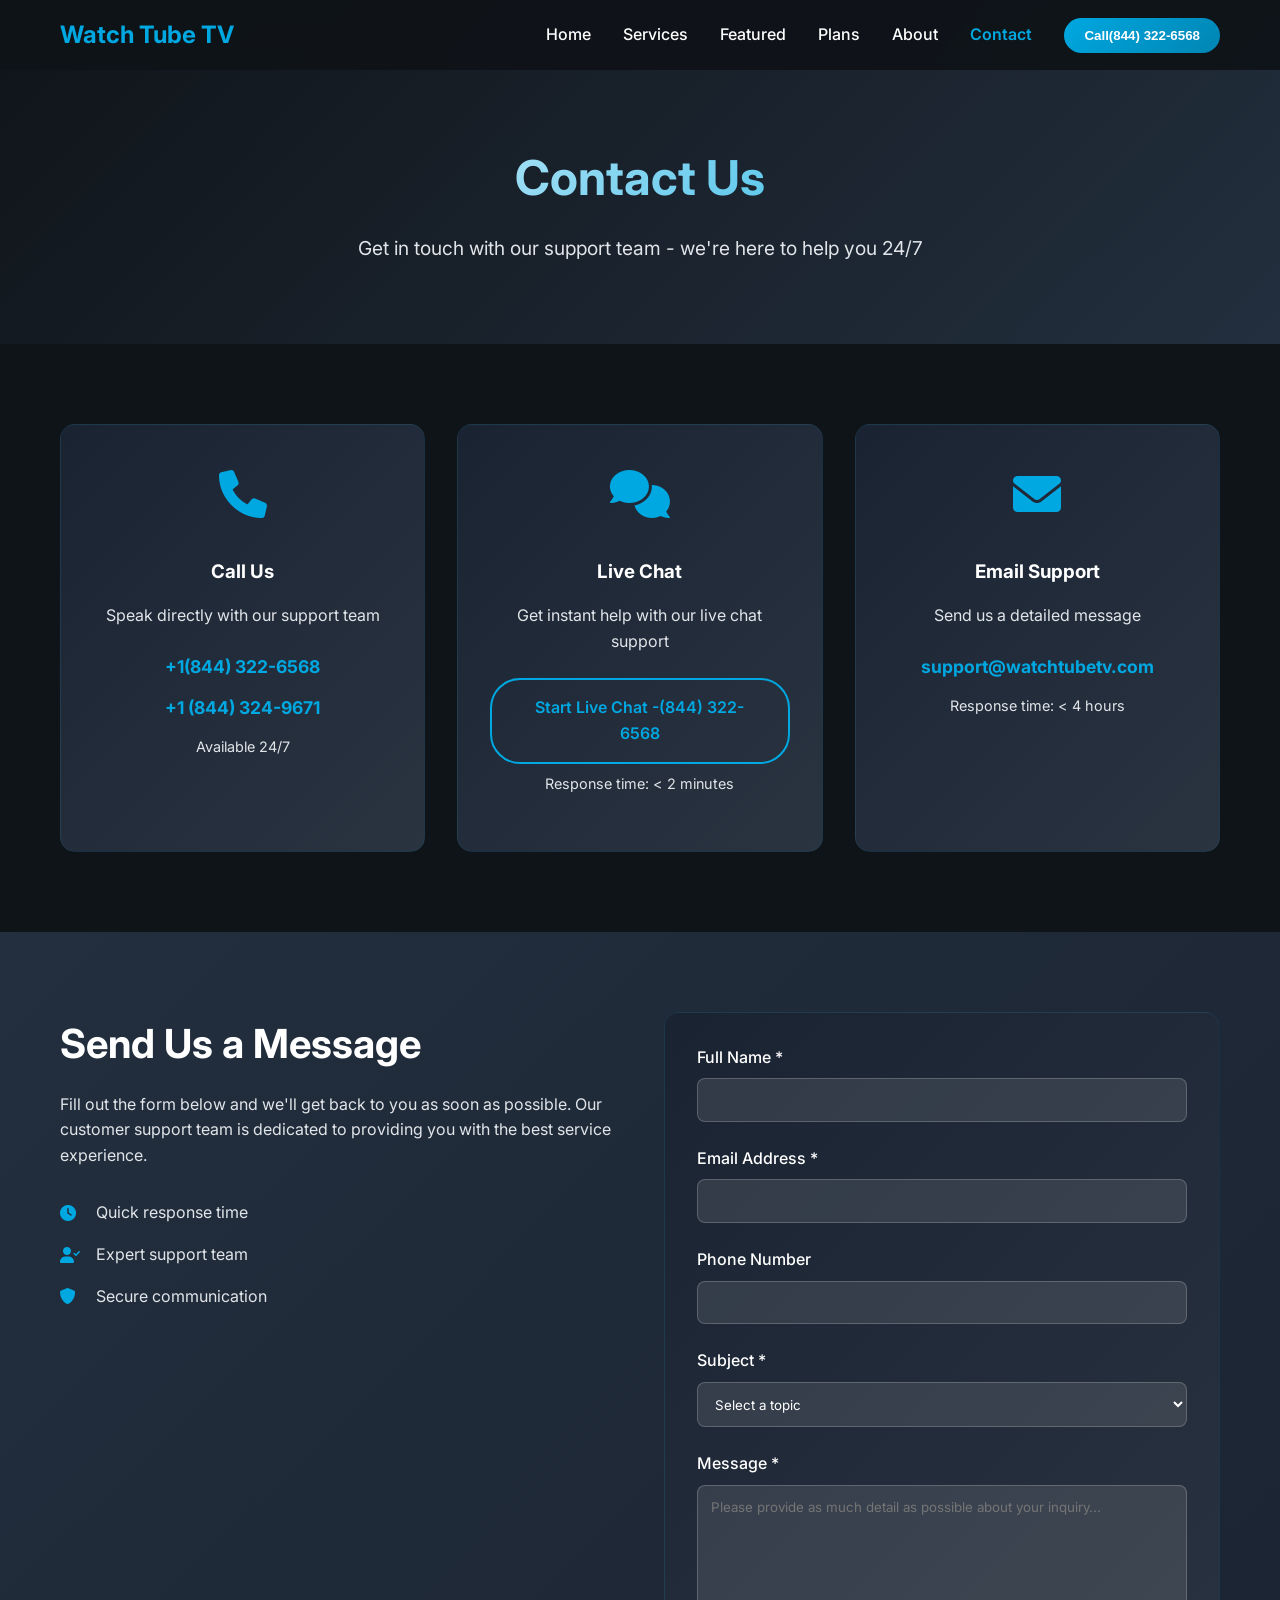
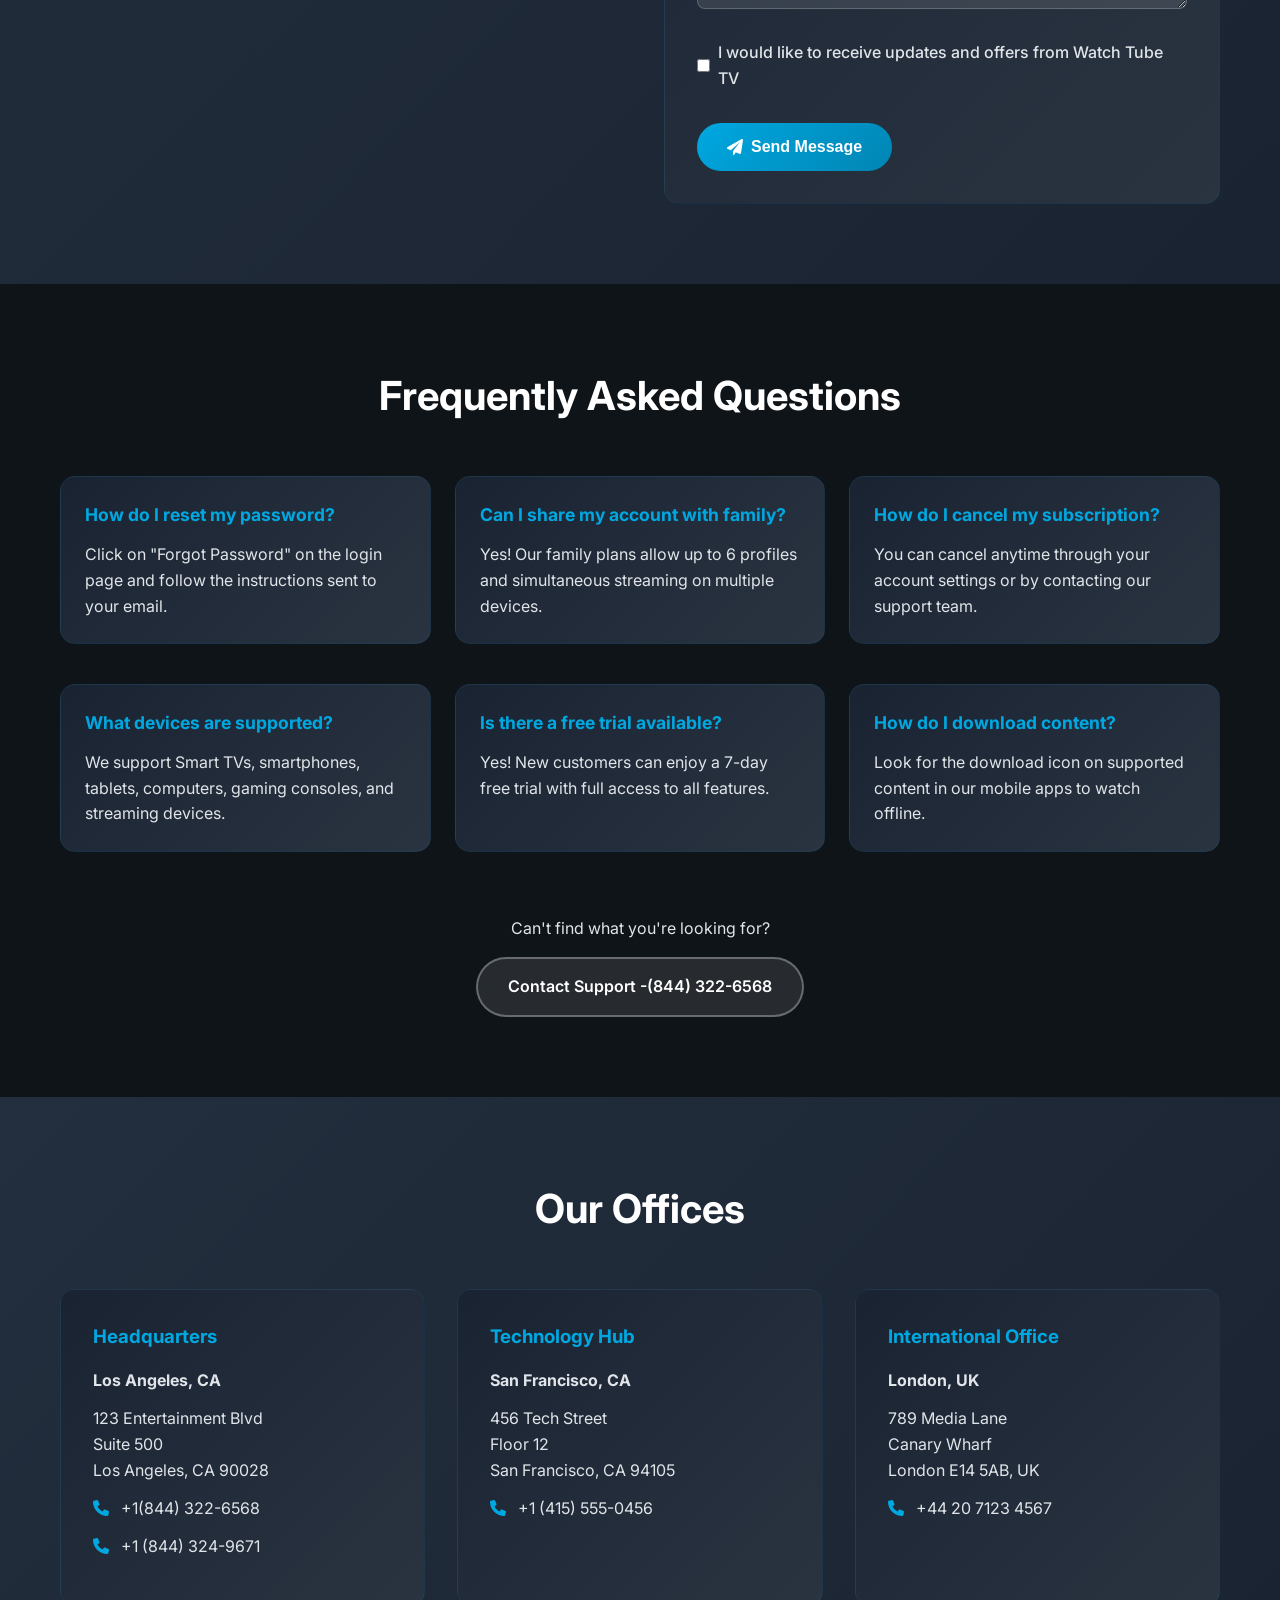
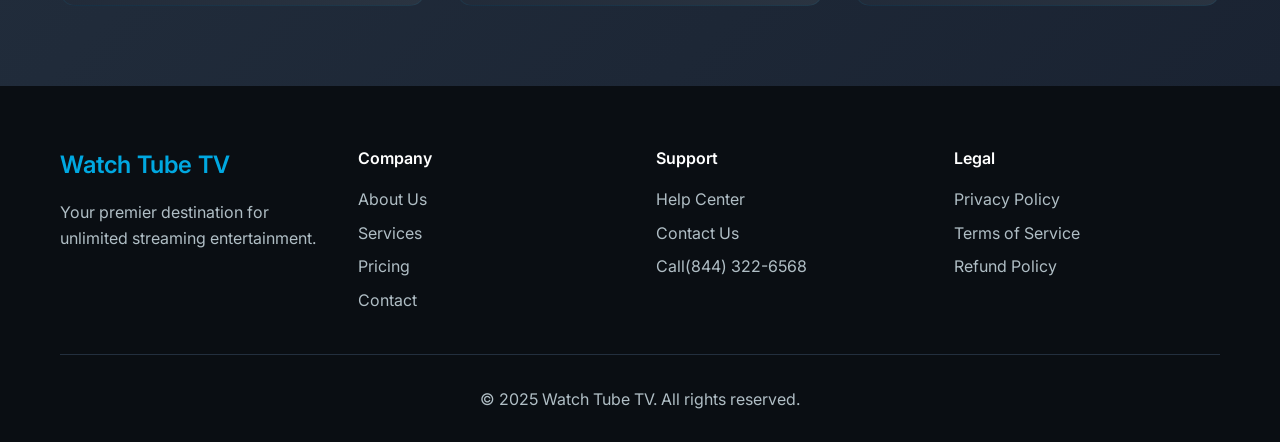
<file: contact.html>
<!DOCTYPE html>
<html lang="en">

<head>
    <meta charset="UTF-8">
    <meta name="viewport" content="width=device-width, initial-scale=1.0">
    <title>Contact Us - Watch Tube TV</title>
    <link rel="stylesheet" href="styles.css">
    <link href="https://fonts.googleapis.com/css2?family=Inter:wght@300;400;500;600;700&display=swap" rel="stylesheet">
    <link rel="stylesheet" href="https://cdnjs.cloudflare.com/ajax/libs/font-awesome/6.0.0/css/all.min.css">
</head>

<body>
    <!-- Navigation -->
    <nav class="navbar">
        <div class="nav-container">
            <div class="nav-logo">
                <h2>Watch Tube TV</h2>
            </div>
            <div class="nav-menu" id="nav-menu">
                <a href="index.html" class="nav-link">Home</a>
                <a href="service.html" class="nav-link">Services</a>
                <a href="featured.html" class="nav-link">Featured</a>
                <a href="index.html#plans" class="nav-link">Plans</a>
                <a href="about.html" class="nav-link">About</a>
                <a href="contact.html" class="nav-link active">Contact</a>
                <div class="nav-phone-buttons">
                    <a href="tel:+18882340668">
                        <button class="nav-btn">Call(844) 322-6568</button>
                    </a>
                 
                </div>
            </div>
            <div class="nav-toggle" id="nav-toggle">
                <span class="bar"></span>
                <span class="bar"></span>
                <span class="bar"></span>
            </div>
        </div>
    </nav>

    <!-- Page Header -->
    <section class="page-header">
        <div class="container">
            <div class="page-header-content">
                <h1>Contact Us</h1>
                <p>Get in touch with our support team - we're here to help you 24/7</p>
            </div>
        </div>
    </section>

    <!-- Contact Methods -->
    <section class="contact-methods">
        <div class="container">
            <div class="contact-grid">
                <div class="contact-card">
                    <div class="contact-icon">
                        <i class="fas fa-phone"></i>
                    </div>
                    <h3>Call Us</h3>
                    <p>Speak directly with our support team</p>
                    <div class="contact-info">
                        <a href="tel:+18882340668" class="contact-link">
                            <strong>+1(844) 322-6568</strong>
                        </a>
                        <a href="tel:+18443249671" class="contact-link">
                            <strong>+1 (844) 324-9671</strong>
                        </a>
                        <p class="contact-hours">Available 24/7</p>
                    </div>
                </div>

                <div class="contact-card">
                    <div class="contact-icon">
                        <i class="fas fa-comments"></i>
                    </div>
                    <h3>Live Chat</h3>
                    <p>Get instant help with our live chat support</p>
                    <div class="contact-info">
                        <a href="tel:+18882340668" class="btn btn-outline">Start Live Chat -(844) 322-6568</a>
                        <p class="contact-hours">Response time: < 2 minutes</p>
                    </div>
                </div>

                <div class="contact-card">
                    <div class="contact-icon">
                        <i class="fas fa-envelope"></i>
                    </div>
                    <h3>Email Support</h3>
                    <p>Send us a detailed message</p>
                    <div class="contact-info">
                        <a href="mailto:support@watchtubetv.com" class="contact-link">
                            <strong>support@watchtubetv.com</strong>
                        </a>
                        <p class="contact-hours">Response time: < 4 hours</p>
                    </div>
                </div>
            </div>
        </div>
    </section>

    <!-- Contact Form -->
    <section class="contact-form-section">
        <div class="container">
            <div class="contact-form-container">
                <div class="contact-form-info">
                    <h2>Send Us a Message</h2>
                    <p>Fill out the form below and we'll get back to you as soon as possible. Our customer support team is dedicated to providing you with the best service experience.</p>
                    
                    <div class="contact-benefits">
                        <div class="benefit-item">
                            <i class="fas fa-clock"></i>
                            <span>Quick response time</span>
                        </div>
                        <div class="benefit-item">
                            <i class="fas fa-user-check"></i>
                            <span>Expert support team</span>
                        </div>
                        <div class="benefit-item">
                            <i class="fas fa-shield-alt"></i>
                            <span>Secure communication</span>
                        </div>
                    </div>
                </div>

                <form class="contact-form" id="contactForm">
                    <div class="form-group">
                        <label for="name">Full Name *</label>
                        <input type="text" id="name" name="name" required>
                    </div>

                    <div class="form-group">
                        <label for="email">Email Address *</label>
                        <input type="email" id="email" name="email" required>
                    </div>

                    <div class="form-group">
                        <label for="phone">Phone Number</label>
                        <input type="tel" id="phone" name="phone">
                    </div>

                    <div class="form-group">
                        <label for="subject">Subject *</label>
                        <select id="subject" name="subject" required>
                            <option value="">Select a topic</option>
                            <option value="technical">Technical Support</option>
                            <option value="billing">Billing & Payments</option>
                            <option value="account">Account Issues</option>
                            <option value="content">Content Related</option>
                            <option value="feedback">Feedback & Suggestions</option>
                            <option value="other">Other</option>
                        </select>
                    </div>

                    <div class="form-group">
                        <label for="message">Message *</label>
                        <textarea id="message" name="message" rows="6" required placeholder="Please provide as much detail as possible about your inquiry..."></textarea>
                    </div>

                    <div class="form-group checkbox-group">
                        <label class="checkbox-label">
                            <input type="checkbox" id="newsletter" name="newsletter">
                            <span class="checkmark"></span>
                            I would like to receive updates and offers from Watch Tube TV
                        </label>
                    </div>

                    <button type="submit" class="btn btn-primary">
                        <i class="fas fa-paper-plane"></i>
                        Send Message
                    </button>
                </form>
            </div>
        </div>
    </section>

    <!-- FAQ Section -->
    <section class="contact-faq">
        <div class="container">
            <h2>Frequently Asked Questions</h2>
            <div class="faq-grid">
                <div class="faq-item">
                    <h3>How do I reset my password?</h3>
                    <p>Click on "Forgot Password" on the login page and follow the instructions sent to your email.</p>
                </div>
                <div class="faq-item">
                    <h3>Can I share my account with family?</h3>
                    <p>Yes! Our family plans allow up to 6 profiles and simultaneous streaming on multiple devices.</p>
                </div>
                <div class="faq-item">
                    <h3>How do I cancel my subscription?</h3>
                    <p>You can cancel anytime through your account settings or by contacting our support team.</p>
                </div>
                <div class="faq-item">
                    <h3>What devices are supported?</h3>
                    <p>We support Smart TVs, smartphones, tablets, computers, gaming consoles, and streaming devices.</p>
                </div>
                <div class="faq-item">
                    <h3>Is there a free trial available?</h3>
                    <p>Yes! New customers can enjoy a 7-day free trial with full access to all features.</p>
                </div>
                <div class="faq-item">
                    <h3>How do I download content?</h3>
                    <p>Look for the download icon on supported content in our mobile apps to watch offline.</p>
                </div>
            </div>
            <div class="faq-cta">
                <p>Can't find what you're looking for?</p>
                <a href="tel:+18882340668" class="btn btn-secondary">Contact Support -(844) 322-6568</a>
            </div>
        </div>
    </section>

    <!-- Office Locations -->
    <section class="office-locations">
        <div class="container">
            <h2>Our Offices</h2>
            <div class="offices-grid">
                <div class="office-card">
                    <h3>Headquarters</h3>
                    <div class="office-info">
                        <p><strong>Los Angeles, CA</strong></p>
                        <p>123 Entertainment Blvd<br>
                        Suite 500<br>
                        Los Angeles, CA 90028</p>
                        <p><i class="fas fa-phone"></i> +1(844) 322-6568</p>
                        <p><i class="fas fa-phone"></i> +1 (844) 324-9671</p>
                    </div>
                </div>
                <div class="office-card">
                    <h3>Technology Hub</h3>
                    <div class="office-info">
                        <p><strong>San Francisco, CA</strong></p>
                        <p>456 Tech Street<br>
                        Floor 12<br>
                        San Francisco, CA 94105</p>
                        <p><i class="fas fa-phone"></i> +1 (415) 555-0456</p>
                    </div>
                </div>
                <div class="office-card">
                    <h3>International Office</h3>
                    <div class="office-info">
                        <p><strong>London, UK</strong></p>
                        <p>789 Media Lane<br>
                        Canary Wharf<br>
                        London E14 5AB, UK</p>
                        <p><i class="fas fa-phone"></i> +44 20 7123 4567</p>
                    </div>
                </div>
            </div>
        </div>
    </section>

    <!-- Footer -->
    <footer class="footer">
        <div class="container">
            <div class="footer-content">
                <div class="footer-section">
                    <h3>Watch Tube TV</h3>
                    <p>Your premier destination for unlimited streaming entertainment.</p>
                </div>
                <div class="footer-section">
                    <h4>Company</h4>
                    <ul>
                        <li><a href="about.html">About Us</a></li>
                        <li><a href="service.html">Services</a></li>
                        <li><a href="index.html#plans">Pricing</a></li>
                        <li><a href="contact.html">Contact</a></li>
                    </ul>
                </div>
                <div class="footer-section">
                    <h4>Support</h4>
                    <ul>
                        <li><a href="contact.html">Help Center</a></li>
                        <li><a href="contact.html">Contact Us</a></li>
                        <li><a href="tel:+18882340668">Call(844) 322-6568</a></li>
                       
                    </ul>
                </div>
                <div class="footer-section">
                    <h4>Legal</h4>
                    <ul>
                        <li><a href="privacy.html">Privacy Policy</a></li>
                        <li><a href="terms.html">Terms of Service</a></li>
                        <li><a href="refund.html">Refund Policy</a></li>
                    </ul>
                </div>
            </div>
            <div class="footer-bottom">
                <p>&copy; 2025 Watch Tube TV. All rights reserved.</p>
            </div>
        </div>
    </footer>

    <script src="script.js"></script>
    <script>
        // Contact form handling
        document.getElementById('contactForm').addEventListener('submit', function(e) {
            e.preventDefault();
            
            // Get form data
            const formData = new FormData(this);
            const formObject = {};
            formData.forEach((value, key) => {
                formObject[key] = value;
            });
            
            // Simulate form submission
            const submitButton = this.querySelector('button[type="submit"]');
            const originalText = submitButton.innerHTML;
            submitButton.innerHTML = '<i class="fas fa-spinner fa-spin"></i> Sending...';
            submitButton.disabled = true;
            
            setTimeout(() => {
                alert('Thank you for your message! We\'ll get back to you within 24 hours.');
                this.reset();
                submitButton.innerHTML = originalText;
                submitButton.disabled = false;
            }, 2000);
        });
    </script>
</body>


</html>
</file>
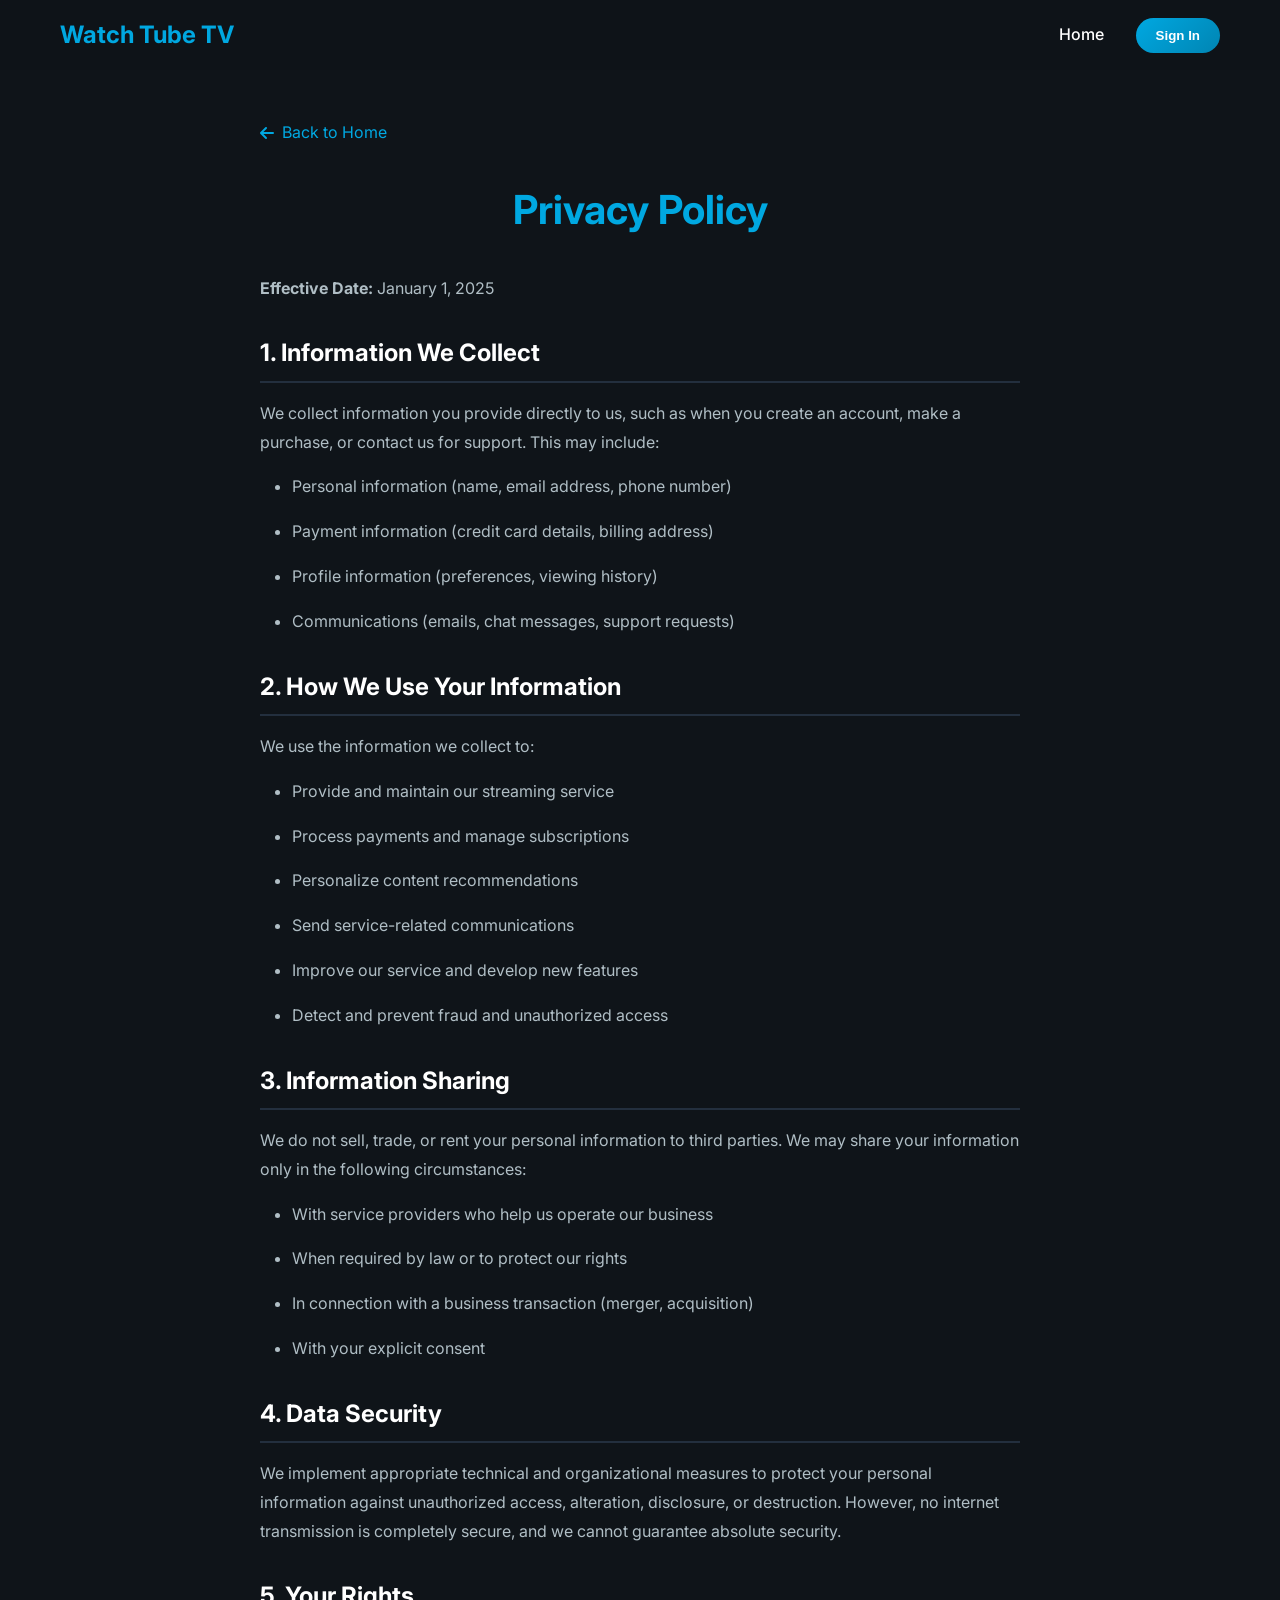
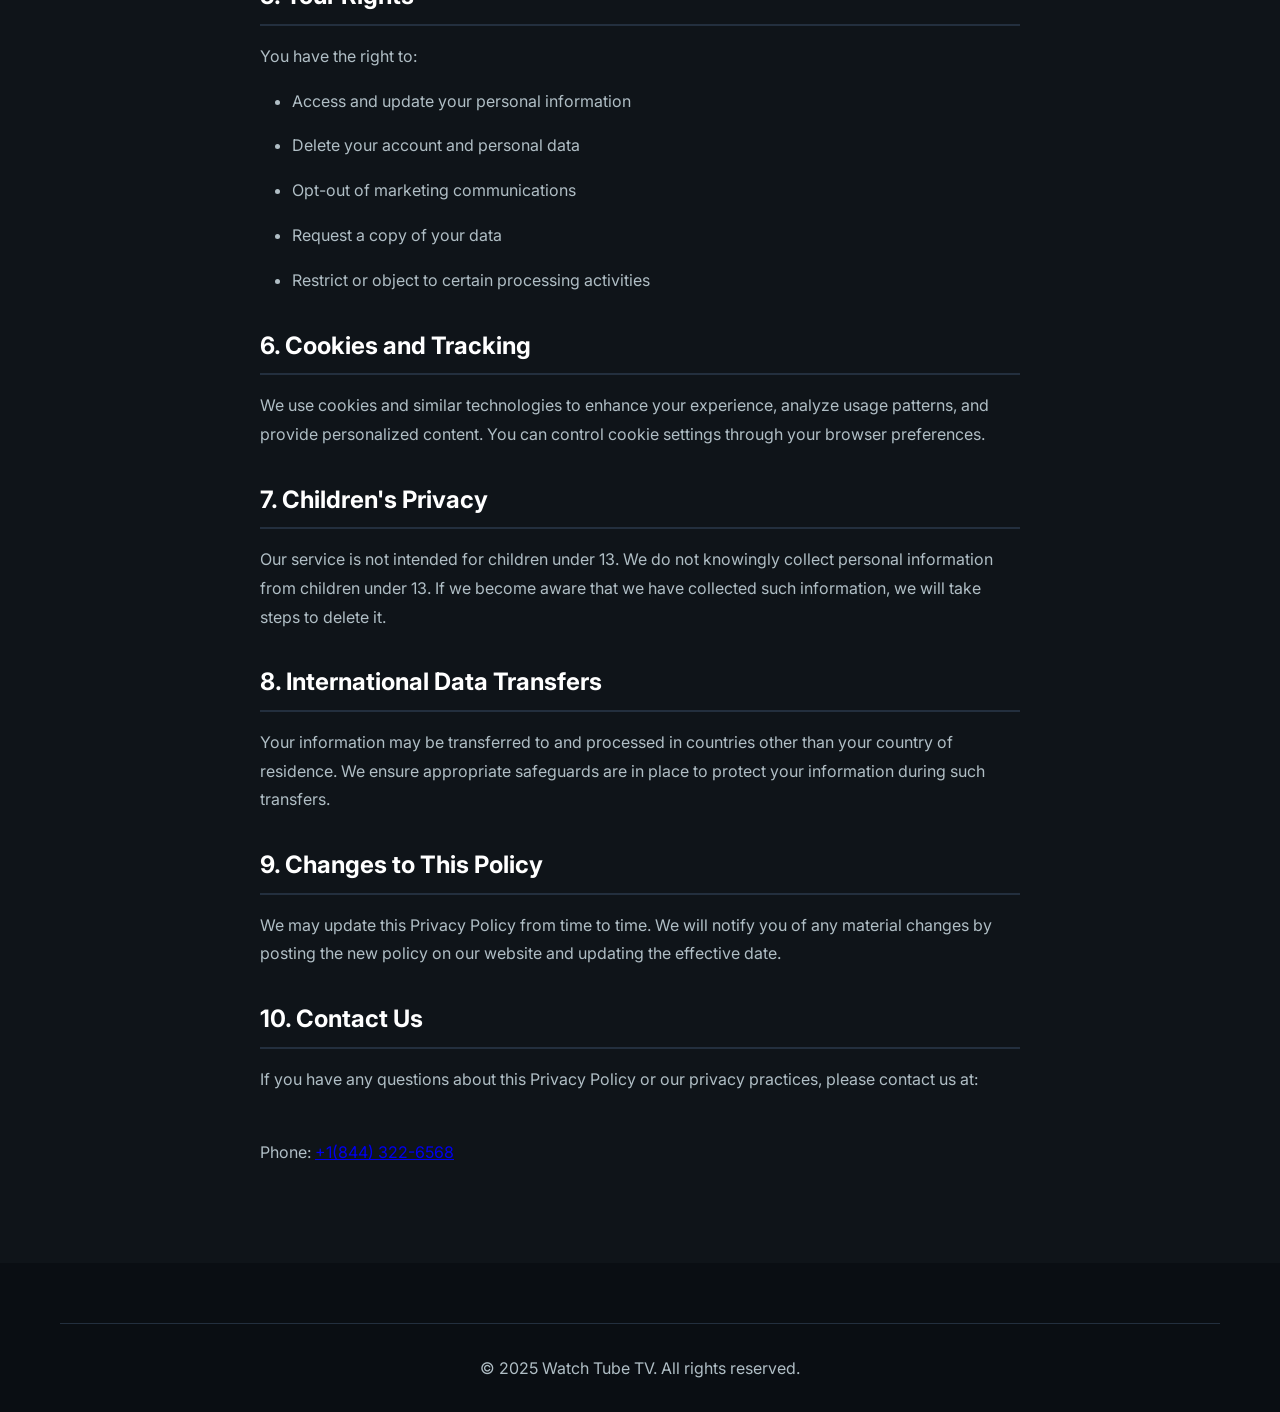
<file: privacy.html>
<!DOCTYPE html>
<html lang="en">
<head>
    <meta charset="UTF-8">
    <meta name="viewport" content="width=device-width, initial-scale=1.0">
    <title>Privacy Policy - Watch Tube TV</title>
    <link rel="stylesheet" href="styles.css">
    <link href="https://fonts.googleapis.com/css2?family=Inter:wght@300;400;500;600;700&display=swap" rel="stylesheet">
    <style>
        .legal-page {
            padding: 120px 0 80px;
            background: #0F1419;
            min-height: 100vh;
        }
        .legal-content {
            max-width: 800px;
            margin: 0 auto;
            padding: 0 20px;
        }
        .legal-content h1 {
            color: #00A8E1;
            font-size: 2.5rem;
            margin-bottom: 2rem;
            text-align: center;
        }
        .legal-content h2 {
            color: #ffffff;
            font-size: 1.5rem;
            margin: 2rem 0 1rem;
            border-bottom: 2px solid #232F3E;
            padding-bottom: 0.5rem;
        }
        .legal-content p, .legal-content li {
            color: #B0BEC5;
            line-height: 1.8;
            margin-bottom: 1rem;
        }
        .legal-content ul {
            padding-left: 2rem;
        }
        .back-link {
            display: inline-flex;
            align-items: center;
            color: #00A8E1;
            text-decoration: none;
            margin-bottom: 2rem;
            transition: color 0.3s ease;
        }
        .back-link:hover {
            color: #0085B3;
        }
        .back-link i {
            margin-right: 0.5rem;
        }
    </style>
    <link rel="stylesheet" href="https://cdnjs.cloudflare.com/ajax/libs/font-awesome/6.0.0/css/all.min.css">
</head>
<body>
    <nav class="navbar">
        <div class="nav-container">
            <div class="nav-logo">
                <h2>Watch Tube TV</h2>
            </div>
            <div class="nav-menu">
                <a href="index.html" class="nav-link">Home</a>
                <button class="nav-btn">Sign In</button>
            </div>
        </div>
    </nav>

    <section class="legal-page">
        <div class="legal-content">
            <a href="index.html" class="back-link">
                <i class="fas fa-arrow-left"></i>
                Back to Home
            </a>
            
            <h1>Privacy Policy</h1>
            
            <p><strong>Effective Date:</strong> January 1, 2025</p>
            
            <h2>1. Information We Collect</h2>
            <p>We collect information you provide directly to us, such as when you create an account, make a purchase, or contact us for support. This may include:</p>
            <ul>
                <li>Personal information (name, email address, phone number)</li>
                <li>Payment information (credit card details, billing address)</li>
                <li>Profile information (preferences, viewing history)</li>
                <li>Communications (emails, chat messages, support requests)</li>
            </ul>
            
            <h2>2. How We Use Your Information</h2>
            <p>We use the information we collect to:</p>
            <ul>
                <li>Provide and maintain our streaming service</li>
                <li>Process payments and manage subscriptions</li>
                <li>Personalize content recommendations</li>
                <li>Send service-related communications</li>
                <li>Improve our service and develop new features</li>
                <li>Detect and prevent fraud and unauthorized access</li>
            </ul>
            
            <h2>3. Information Sharing</h2>
            <p>We do not sell, trade, or rent your personal information to third parties. We may share your information only in the following circumstances:</p>
            <ul>
                <li>With service providers who help us operate our business</li>
                <li>When required by law or to protect our rights</li>
                <li>In connection with a business transaction (merger, acquisition)</li>
                <li>With your explicit consent</li>
            </ul>
            
            <h2>4. Data Security</h2>
            <p>We implement appropriate technical and organizational measures to protect your personal information against unauthorized access, alteration, disclosure, or destruction. However, no internet transmission is completely secure, and we cannot guarantee absolute security.</p>
            
            <h2>5. Your Rights</h2>
            <p>You have the right to:</p>
            <ul>
                <li>Access and update your personal information</li>
                <li>Delete your account and personal data</li>
                <li>Opt-out of marketing communications</li>
                <li>Request a copy of your data</li>
                <li>Restrict or object to certain processing activities</li>
            </ul>
            
            <h2>6. Cookies and Tracking</h2>
            <p>We use cookies and similar technologies to enhance your experience, analyze usage patterns, and provide personalized content. You can control cookie settings through your browser preferences.</p>
            
            <h2>7. Children's Privacy</h2>
            <p>Our service is not intended for children under 13. We do not knowingly collect personal information from children under 13. If we become aware that we have collected such information, we will take steps to delete it.</p>
            
            <h2>8. International Data Transfers</h2>
            <p>Your information may be transferred to and processed in countries other than your country of residence. We ensure appropriate safeguards are in place to protect your information during such transfers.</p>
            
            <h2>9. Changes to This Policy</h2>
            <p>We may update this Privacy Policy from time to time. We will notify you of any material changes by posting the new policy on our website and updating the effective date.</p>
            
            <h2>10. Contact Us</h2>
            <p>If you have any questions about this Privacy Policy or our privacy practices, please contact us at:</p>
            <p>
              <br>
                Phone: <a href="tel:+18443226568">+1(844) 322-6568</a></li>
            </p>
        </div>
    </section>

    <footer class="footer">
        <div class="container">
            <div class="footer-bottom">
                <p>&copy; 2025 Watch Tube TV. All rights reserved.</p>
            </div>
        </div>
    </footer>
</body>
</html>
</file>
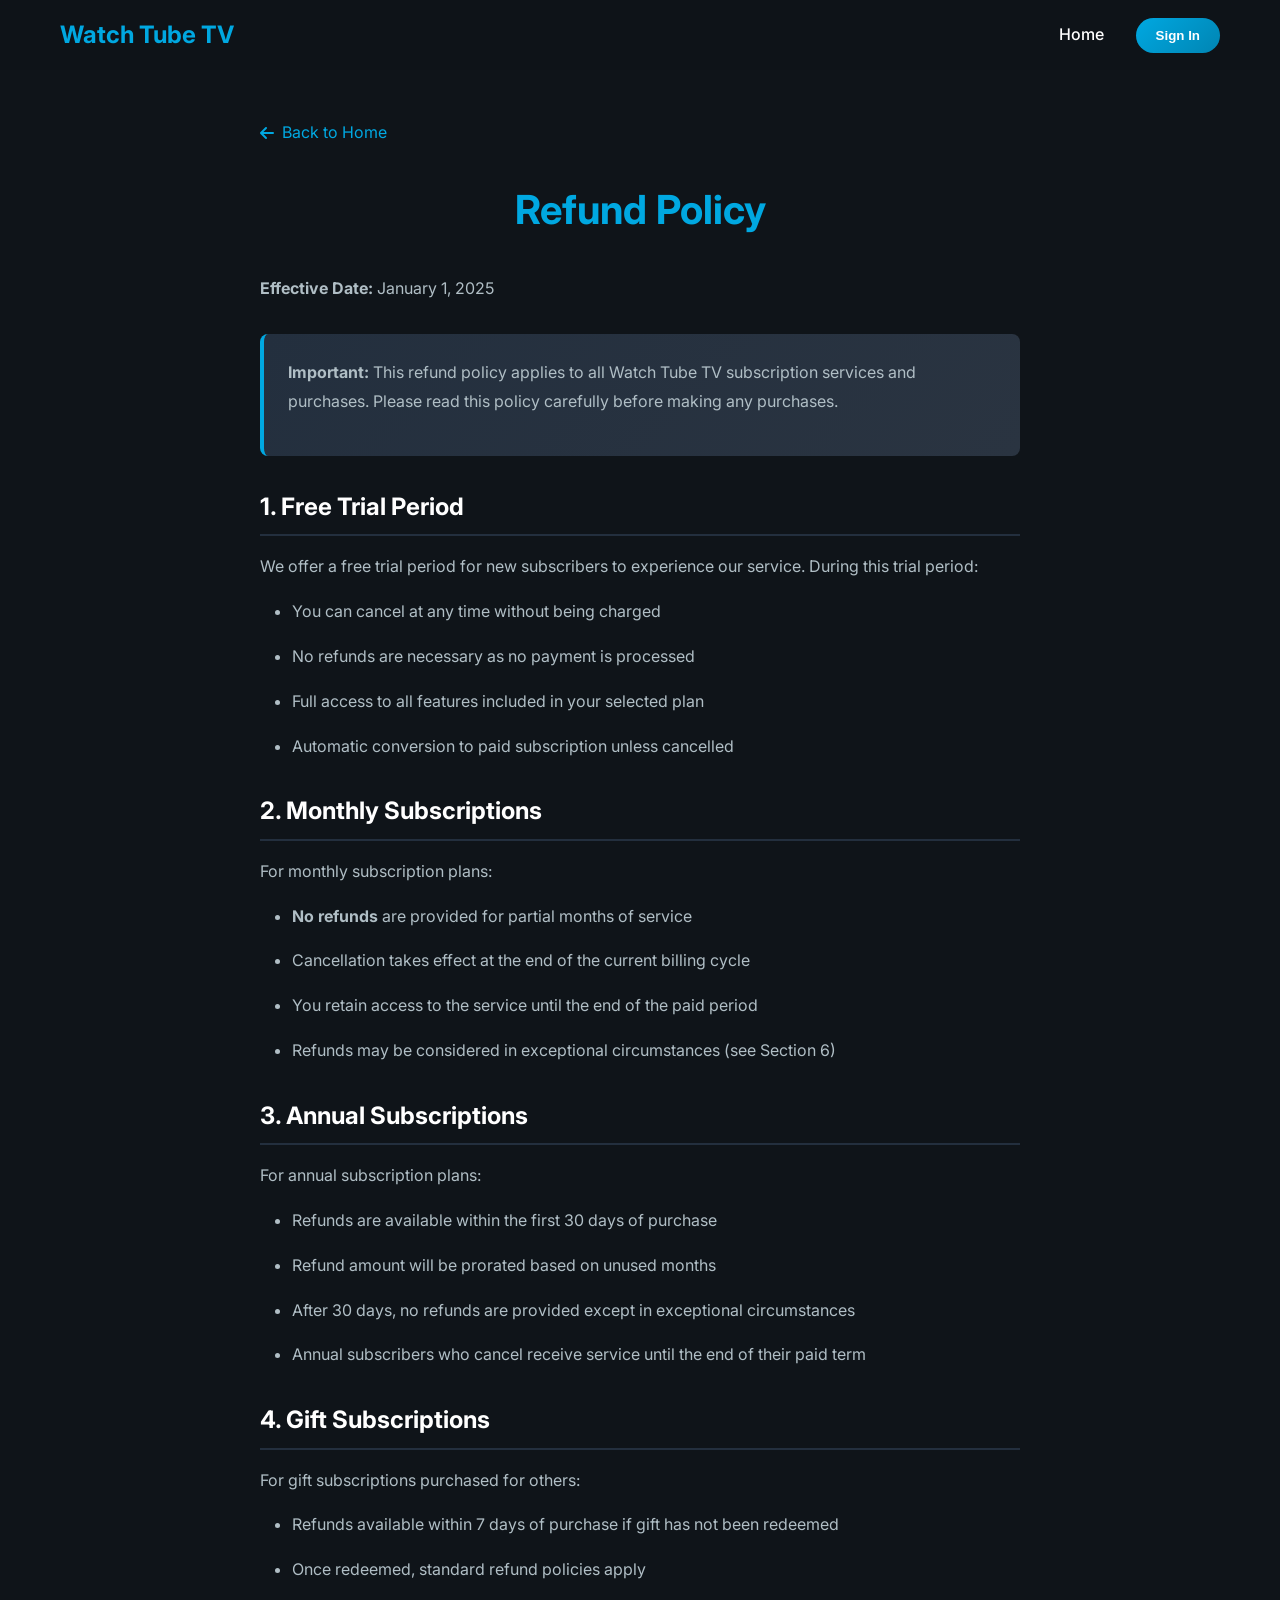
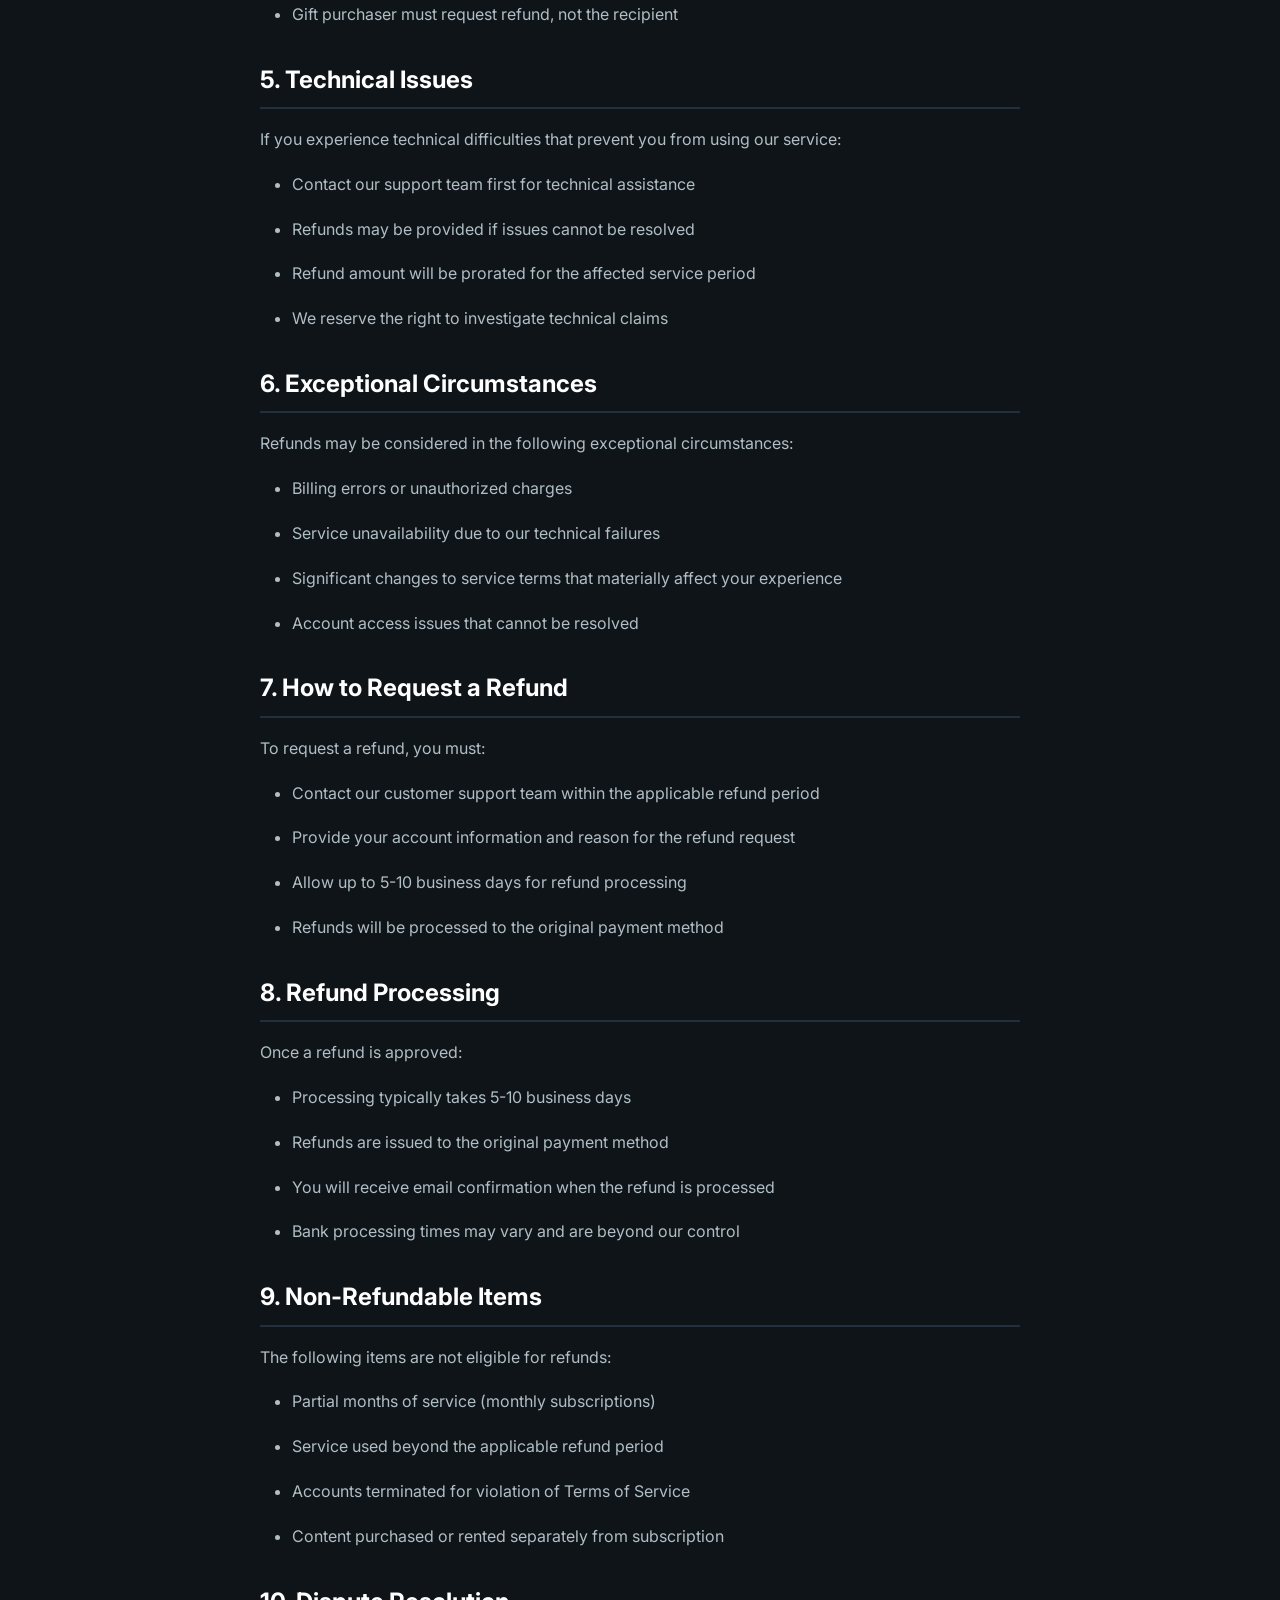
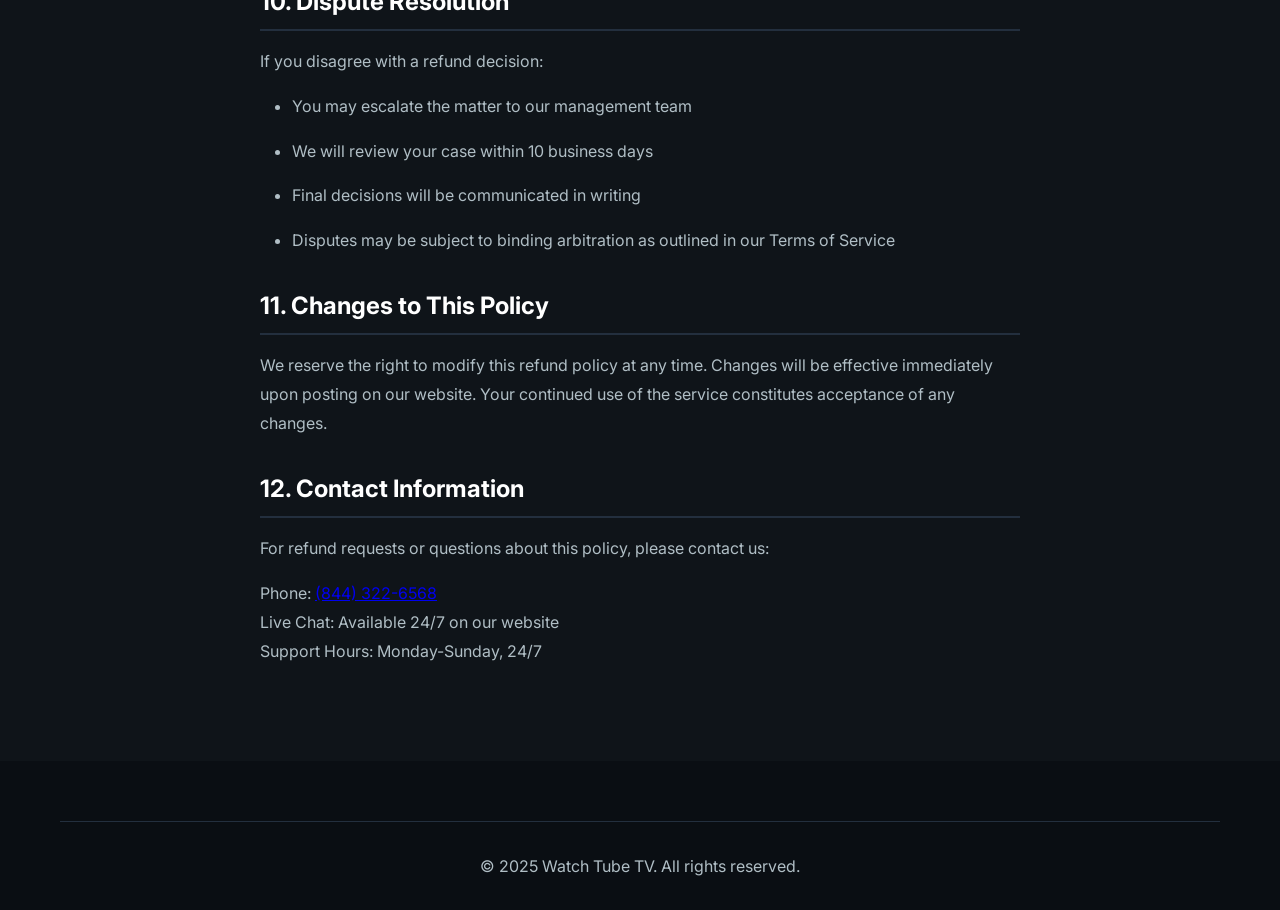
<file: refund.html>
<!DOCTYPE html>
<html lang="en">
<head>
    <meta charset="UTF-8">
    <meta name="viewport" content="width=device-width, initial-scale=1.0">
    <title>Refund Policy - Watch Tube TV</title>
    <link rel="stylesheet" href="styles.css">
    <link href="https://fonts.googleapis.com/css2?family=Inter:wght@300;400;500;600;700&display=swap" rel="stylesheet">
    <style>
        .legal-page {
            padding: 120px 0 80px;
            background: #0F1419;
            min-height: 100vh;
        }
        .legal-content {
            max-width: 800px;
            margin: 0 auto;
            padding: 0 20px;
        }
        .legal-content h1 {
            color: #00A8E1;
            font-size: 2.5rem;
            margin-bottom: 2rem;
            text-align: center;
        }
        .legal-content h2 {
            color: #ffffff;
            font-size: 1.5rem;
            margin: 2rem 0 1rem;
            border-bottom: 2px solid #232F3E;
            padding-bottom: 0.5rem;
        }
        .legal-content p, .legal-content li {
            color: #B0BEC5;
            line-height: 1.8;
            margin-bottom: 1rem;
        }
        .legal-content ul {
            padding-left: 2rem;
        }
        .back-link {
            display: inline-flex;
            align-items: center;
            color: #00A8E1;
            text-decoration: none;
            margin-bottom: 2rem;
            transition: color 0.3s ease;
        }
        .back-link:hover {
            color: #0085B3;
        }
        .back-link i {
            margin-right: 0.5rem;
        }
        .highlight-box {
            background: linear-gradient(135deg, #232F3E, #2A3441);
            border-left: 4px solid #00A8E1;
            padding: 1.5rem;
            margin: 2rem 0;
            border-radius: 8px;
        }
    </style>
    <link rel="stylesheet" href="https://cdnjs.cloudflare.com/ajax/libs/font-awesome/6.0.0/css/all.min.css">
</head>
<body>
    <nav class="navbar">
        <div class="nav-container">
            <div class="nav-logo">
                <h2>Watch Tube TV</h2>
            </div>
            <div class="nav-menu">
                <a href="index.html" class="nav-link">Home</a>
                <button class="nav-btn">Sign In</button>
            </div>
        </div>
    </nav>

    <section class="legal-page">
        <div class="legal-content">
            <a href="index.html" class="back-link">
                <i class="fas fa-arrow-left"></i>
                Back to Home
            </a>
            
            <h1>Refund Policy</h1>
            
            <p><strong>Effective Date:</strong> January 1, 2025</p>
            
            <div class="highlight-box">
                <p><strong>Important:</strong> This refund policy applies to all Watch Tube TV subscription services and purchases. Please read this policy carefully before making any purchases.</p>
            </div>
            
            <h2>1. Free Trial Period</h2>
            <p>We offer a free trial period for new subscribers to experience our service. During this trial period:</p>
            <ul>
                <li>You can cancel at any time without being charged</li>
                <li>No refunds are necessary as no payment is processed</li>
                <li>Full access to all features included in your selected plan</li>
                <li>Automatic conversion to paid subscription unless cancelled</li>
            </ul>
            
            <h2>2. Monthly Subscriptions</h2>
            <p>For monthly subscription plans:</p>
            <ul>
                <li><strong>No refunds</strong> are provided for partial months of service</li>
                <li>Cancellation takes effect at the end of the current billing cycle</li>
                <li>You retain access to the service until the end of the paid period</li>
                <li>Refunds may be considered in exceptional circumstances (see Section 6)</li>
            </ul>
            
            <h2>3. Annual Subscriptions</h2>
            <p>For annual subscription plans:</p>
            <ul>
                <li>Refunds are available within the first 30 days of purchase</li>
                <li>Refund amount will be prorated based on unused months</li>
                <li>After 30 days, no refunds are provided except in exceptional circumstances</li>
                <li>Annual subscribers who cancel receive service until the end of their paid term</li>
            </ul>
            
            <h2>4. Gift Subscriptions</h2>
            <p>For gift subscriptions purchased for others:</p>
            <ul>
                <li>Refunds available within 7 days of purchase if gift has not been redeemed</li>
                <li>Once redeemed, standard refund policies apply</li>
                <li>Gift purchaser must request refund, not the recipient</li>
            </ul>
            
            <h2>5. Technical Issues</h2>
            <p>If you experience technical difficulties that prevent you from using our service:</p>
            <ul>
                <li>Contact our support team first for technical assistance</li>
                <li>Refunds may be provided if issues cannot be resolved</li>
                <li>Refund amount will be prorated for the affected service period</li>
                <li>We reserve the right to investigate technical claims</li>
            </ul>
            
            <h2>6. Exceptional Circumstances</h2>
            <p>Refunds may be considered in the following exceptional circumstances:</p>
            <ul>
                <li>Billing errors or unauthorized charges</li>
                <li>Service unavailability due to our technical failures</li>
                <li>Significant changes to service terms that materially affect your experience</li>
                <li>Account access issues that cannot be resolved</li>
            </ul>
            
            <h2>7. How to Request a Refund</h2>
            <p>To request a refund, you must:</p>
            <ul>
                <li>Contact our customer support team within the applicable refund period</li>
                <li>Provide your account information and reason for the refund request</li>
                <li>Allow up to 5-10 business days for refund processing</li>
                <li>Refunds will be processed to the original payment method</li>
            </ul>
            
            <h2>8. Refund Processing</h2>
            <p>Once a refund is approved:</p>
            <ul>
                <li>Processing typically takes 5-10 business days</li>
                <li>Refunds are issued to the original payment method</li>
                <li>You will receive email confirmation when the refund is processed</li>
                <li>Bank processing times may vary and are beyond our control</li>
            </ul>
            
            <h2>9. Non-Refundable Items</h2>
            <p>The following items are not eligible for refunds:</p>
            <ul>
                <li>Partial months of service (monthly subscriptions)</li>
                <li>Service used beyond the applicable refund period</li>
                <li>Accounts terminated for violation of Terms of Service</li>
                <li>Content purchased or rented separately from subscription</li>
            </ul>
            
            <h2>10. Dispute Resolution</h2>
            <p>If you disagree with a refund decision:</p>
            <ul>
                <li>You may escalate the matter to our management team</li>
                <li>We will review your case within 10 business days</li>
                <li>Final decisions will be communicated in writing</li>
                <li>Disputes may be subject to binding arbitration as outlined in our Terms of Service</li>
            </ul>
            
            <h2>11. Changes to This Policy</h2>
            <p>We reserve the right to modify this refund policy at any time. Changes will be effective immediately upon posting on our website. Your continued use of the service constitutes acceptance of any changes.</p>
            
            <h2>12. Contact Information</h2>
            <p>For refund requests or questions about this policy, please contact us:</p>
            <p>
             
                Phone: <a href="tel:+18443226568">(844) 322-6568</a></li><br>
                Live Chat: Available 24/7 on our website<br>
                Support Hours: Monday-Sunday, 24/7
            </p>
        </div>
    </section>

    <footer class="footer">
        <div class="container">
            <div class="footer-bottom">
                <p>&copy; 2025 Watch Tube TV. All rights reserved.</p>
            </div>
        </div>
    </footer>
</body>
</html>
</file>
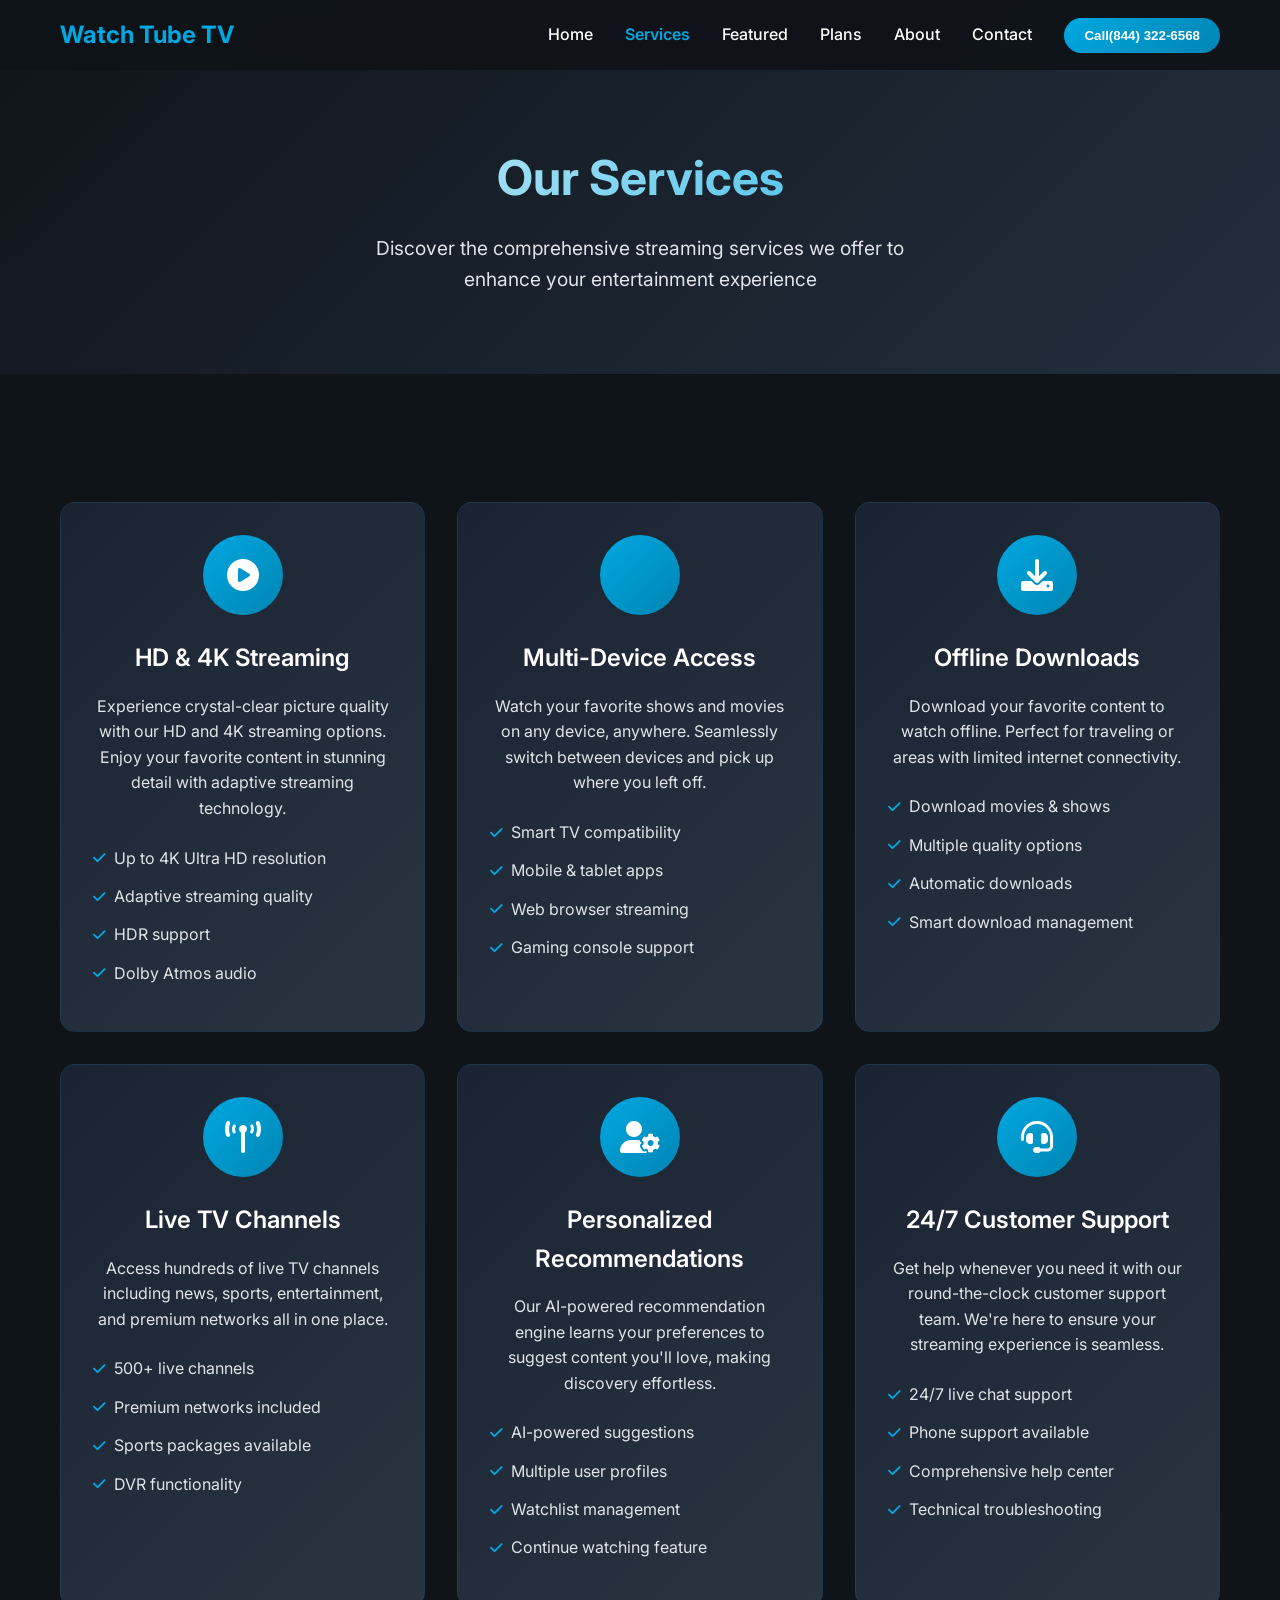
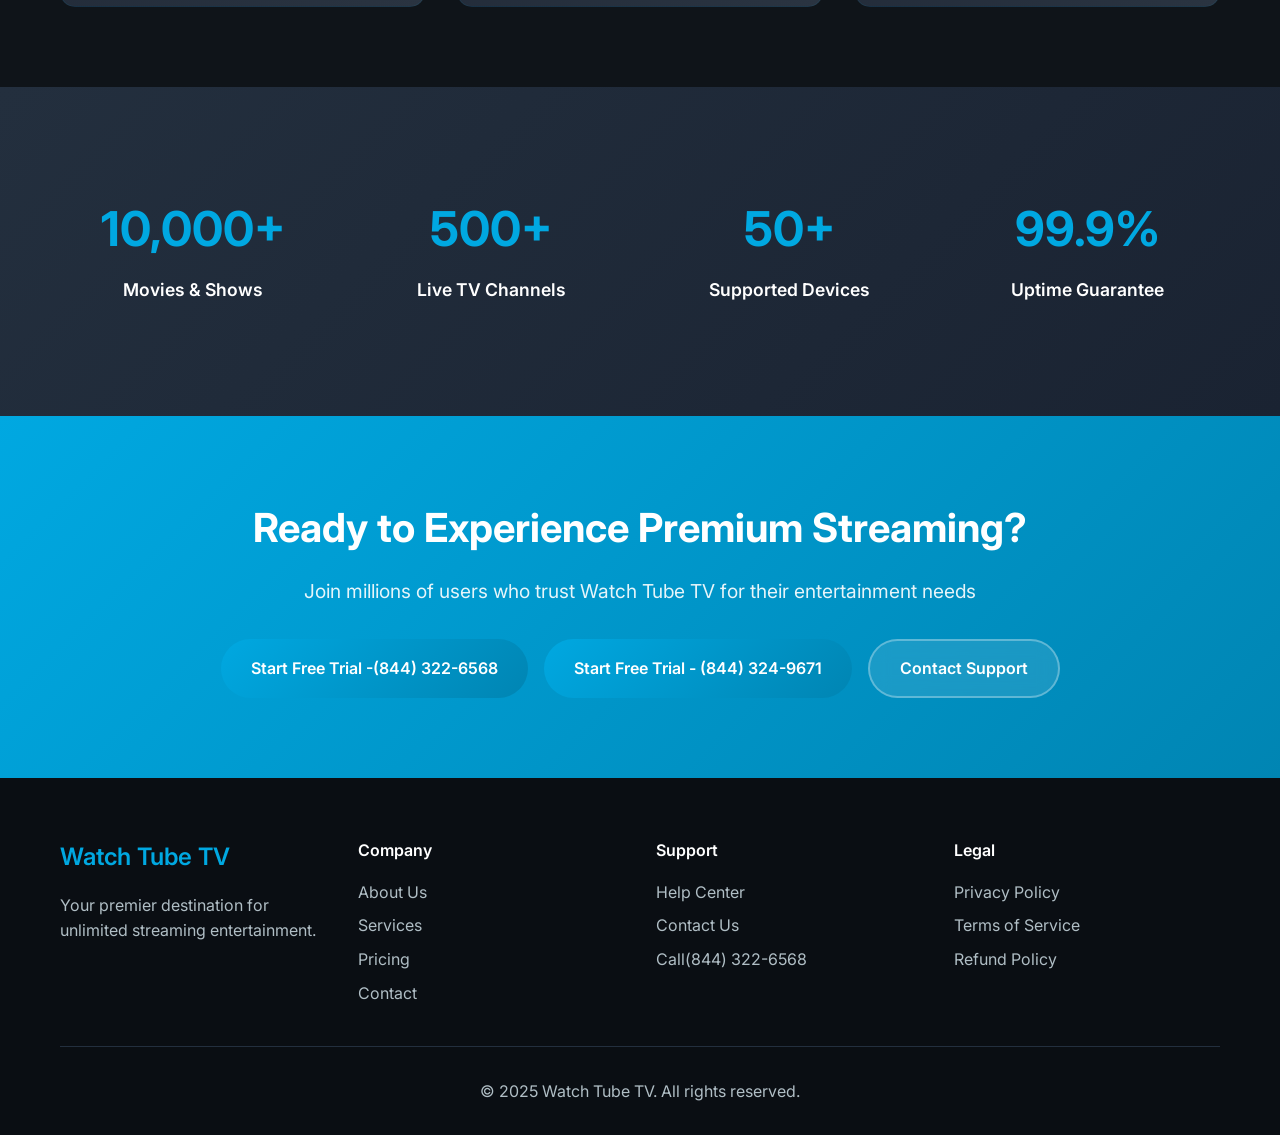
<file: service.html>
<!DOCTYPE html>
<html lang="en">

<head>
    <meta charset="UTF-8">
    <meta name="viewport" content="width=device-width, initial-scale=1.0">
    <title>Our Services - Watch Tube TV</title>
    <link rel="stylesheet" href="styles.css">
    <link href="https://fonts.googleapis.com/css2?family=Inter:wght@300;400;500;600;700&display=swap" rel="stylesheet">
    <link rel="stylesheet" href="https://cdnjs.cloudflare.com/ajax/libs/font-awesome/6.0.0/css/all.min.css">
</head>

<body>
    <!-- Navigation -->
    <nav class="navbar">
        <div class="nav-container">
            <div class="nav-logo">
                <h2>Watch Tube TV</h2>
            </div>
            <div class="nav-menu" id="nav-menu">
                <a href="index.html" class="nav-link">Home</a>
                <a href="service.html" class="nav-link active">Services</a>
                <a href="featured.html" class="nav-link">Featured</a>
                <a href="index.html#plans" class="nav-link">Plans</a>
                <a href="about.html" class="nav-link">About</a>
                <a href="contact.html" class="nav-link">Contact</a>
                <div class="nav-phone-buttons">
                    <a href="tel:+18443226568">
                        <button class="nav-btn">Call(844) 322-6568</button>
                    </a>
               
                </div>
            </div>
            <div class="nav-toggle" id="nav-toggle">
                <span class="bar"></span>
                <span class="bar"></span>
                <span class="bar"></span>
            </div>
        </div>
    </nav>

    <!-- Page Header -->
    <section class="page-header">
        <div class="container">
            <div class="page-header-content">
                <h1>Our Services</h1>
                <p>Discover the comprehensive streaming services we offer to enhance your entertainment experience</p>
            </div>
        </div>
    </section>

    <!-- Services Section -->
    <section class="services-detailed">
        <div class="container">
            <div class="services-grid">
                <!-- Streaming Service -->
                <div class="service-card">
                    <div class="service-icon">
                        <i class="fas fa-play-circle"></i>
                    </div>
                    <h3>HD & 4K Streaming</h3>
                    <p>Experience crystal-clear picture quality with our HD and 4K streaming options. Enjoy your favorite content in stunning detail with adaptive streaming technology.</p>
                    <ul class="service-features">
                        <li><i class="fas fa-check"></i> Up to 4K Ultra HD resolution</li>
                        <li><i class="fas fa-check"></i> Adaptive streaming quality</li>
                        <li><i class="fas fa-check"></i> HDR support</li>
                        <li><i class="fas fa-check"></i> Dolby Atmos audio</li>
                    </ul>
                </div>

                <!-- Multi-Device Access -->
                <div class="service-card">
                    <div class="service-icon">
                        <i class="fas fa-devices"></i>
                    </div>
                    <h3>Multi-Device Access</h3>
                    <p>Watch your favorite shows and movies on any device, anywhere. Seamlessly switch between devices and pick up where you left off.</p>
                    <ul class="service-features">
                        <li><i class="fas fa-check"></i> Smart TV compatibility</li>
                        <li><i class="fas fa-check"></i> Mobile & tablet apps</li>
                        <li><i class="fas fa-check"></i> Web browser streaming</li>
                        <li><i class="fas fa-check"></i> Gaming console support</li>
                    </ul>
                </div>

                <!-- Offline Downloads -->
                <div class="service-card">
                    <div class="service-icon">
                        <i class="fas fa-download"></i>
                    </div>
                    <h3>Offline Downloads</h3>
                    <p>Download your favorite content to watch offline. Perfect for traveling or areas with limited internet connectivity.</p>
                    <ul class="service-features">
                        <li><i class="fas fa-check"></i> Download movies & shows</li>
                        <li><i class="fas fa-check"></i> Multiple quality options</li>
                        <li><i class="fas fa-check"></i> Automatic downloads</li>
                        <li><i class="fas fa-check"></i> Smart download management</li>
                    </ul>
                </div>

                <!-- Live TV -->
                <div class="service-card">
                    <div class="service-icon">
                        <i class="fas fa-broadcast-tower"></i>
                    </div>
                    <h3>Live TV Channels</h3>
                    <p>Access hundreds of live TV channels including news, sports, entertainment, and premium networks all in one place.</p>
                    <ul class="service-features">
                        <li><i class="fas fa-check"></i> 500+ live channels</li>
                        <li><i class="fas fa-check"></i> Premium networks included</li>
                        <li><i class="fas fa-check"></i> Sports packages available</li>
                        <li><i class="fas fa-check"></i> DVR functionality</li>
                    </ul>
                </div>

                <!-- Personalized Recommendations -->
                <div class="service-card">
                    <div class="service-icon">
                        <i class="fas fa-user-cog"></i>
                    </div>
                    <h3>Personalized Recommendations</h3>
                    <p>Our AI-powered recommendation engine learns your preferences to suggest content you'll love, making discovery effortless.</p>
                    <ul class="service-features">
                        <li><i class="fas fa-check"></i> AI-powered suggestions</li>
                        <li><i class="fas fa-check"></i> Multiple user profiles</li>
                        <li><i class="fas fa-check"></i> Watchlist management</li>
                        <li><i class="fas fa-check"></i> Continue watching feature</li>
                    </ul>
                </div>

                <!-- 24/7 Support -->
                <div class="service-card">
                    <div class="service-icon">
                        <i class="fas fa-headset"></i>
                    </div>
                    <h3>24/7 Customer Support</h3>
                    <p>Get help whenever you need it with our round-the-clock customer support team. We're here to ensure your streaming experience is seamless.</p>
                    <ul class="service-features">
                        <li><i class="fas fa-check"></i> 24/7 live chat support</li>
                        <li><i class="fas fa-check"></i> Phone support available</li>
                        <li><i class="fas fa-check"></i> Comprehensive help center</li>
                        <li><i class="fas fa-check"></i> Technical troubleshooting</li>
                    </ul>
                </div>
            </div>
        </div>
    </section>

    <!-- Service Stats -->
    <section class="service-stats">
        <div class="container">
            <div class="stats-grid">
                <div class="stat-item">
                    <div class="stat-number">10,000+</div>
                    <div class="stat-label">Movies & Shows</div>
                </div>
                <div class="stat-item">
                    <div class="stat-number">500+</div>
                    <div class="stat-label">Live TV Channels</div>
                </div>
                <div class="stat-item">
                    <div class="stat-number">50+</div>
                    <div class="stat-label">Supported Devices</div>
                </div>
                <div class="stat-item">
                    <div class="stat-number">99.9%</div>
                    <div class="stat-label">Uptime Guarantee</div>
                </div>
            </div>
        </div>
    </section>

    <!-- CTA Section -->
    <section class="cta-section">
        <div class="container">
            <div class="cta-content">
                <h2>Ready to Experience Premium Streaming?</h2>
                <p>Join millions of users who trust Watch Tube TV for their entertainment needs</p>
                <div class="cta-buttons">
                    <a href="tel:+18443226568" class="btn btn-primary">Start Free Trial -(844) 322-6568</a>
                    <a href="tel:+18443249671" class="btn btn-primary">Start Free Trial - (844) 324-9671</a>
                    <a href="contact.html" class="btn btn-secondary">Contact Support</a>
                </div>
            </div>
        </div>
    </section>

    <!-- Footer -->
    <footer class="footer">
        <div class="container">
            <div class="footer-content">
                <div class="footer-section">
                    <h3>Watch Tube TV</h3>
                    <p>Your premier destination for unlimited streaming entertainment.</p>
                </div>
                <div class="footer-section">
                    <h4>Company</h4>
                    <ul>
                        <li><a href="about.html">About Us</a></li>
                        <li><a href="service.html">Services</a></li>
                        <li><a href="index.html#plans">Pricing</a></li>
                        <li><a href="contact.html">Contact</a></li>
                    </ul>
                </div>
                <div class="footer-section">
                    <h4>Support</h4>
                    <ul>
                        <li><a href="contact.html">Help Center</a></li>
                        <li><a href="contact.html">Contact Us</a></li>
                        <li><a href="tel:+18443226568">Call(844) 322-6568</a></li>
                      
                    </ul>
                </div>
                <div class="footer-section">
                    <h4>Legal</h4>
                    <ul>
                        <li><a href="privacy.html">Privacy Policy</a></li>
                        <li><a href="terms.html">Terms of Service</a></li>
                        <li><a href="refund.html">Refund Policy</a></li>
                    </ul>
                </div>
            </div>
            <div class="footer-bottom">
                <p>&copy; 2025 Watch Tube TV. All rights reserved.</p>
            </div>
        </div>
    </footer>

    <script src="script.js"></script>
</body>


</html>
</file>
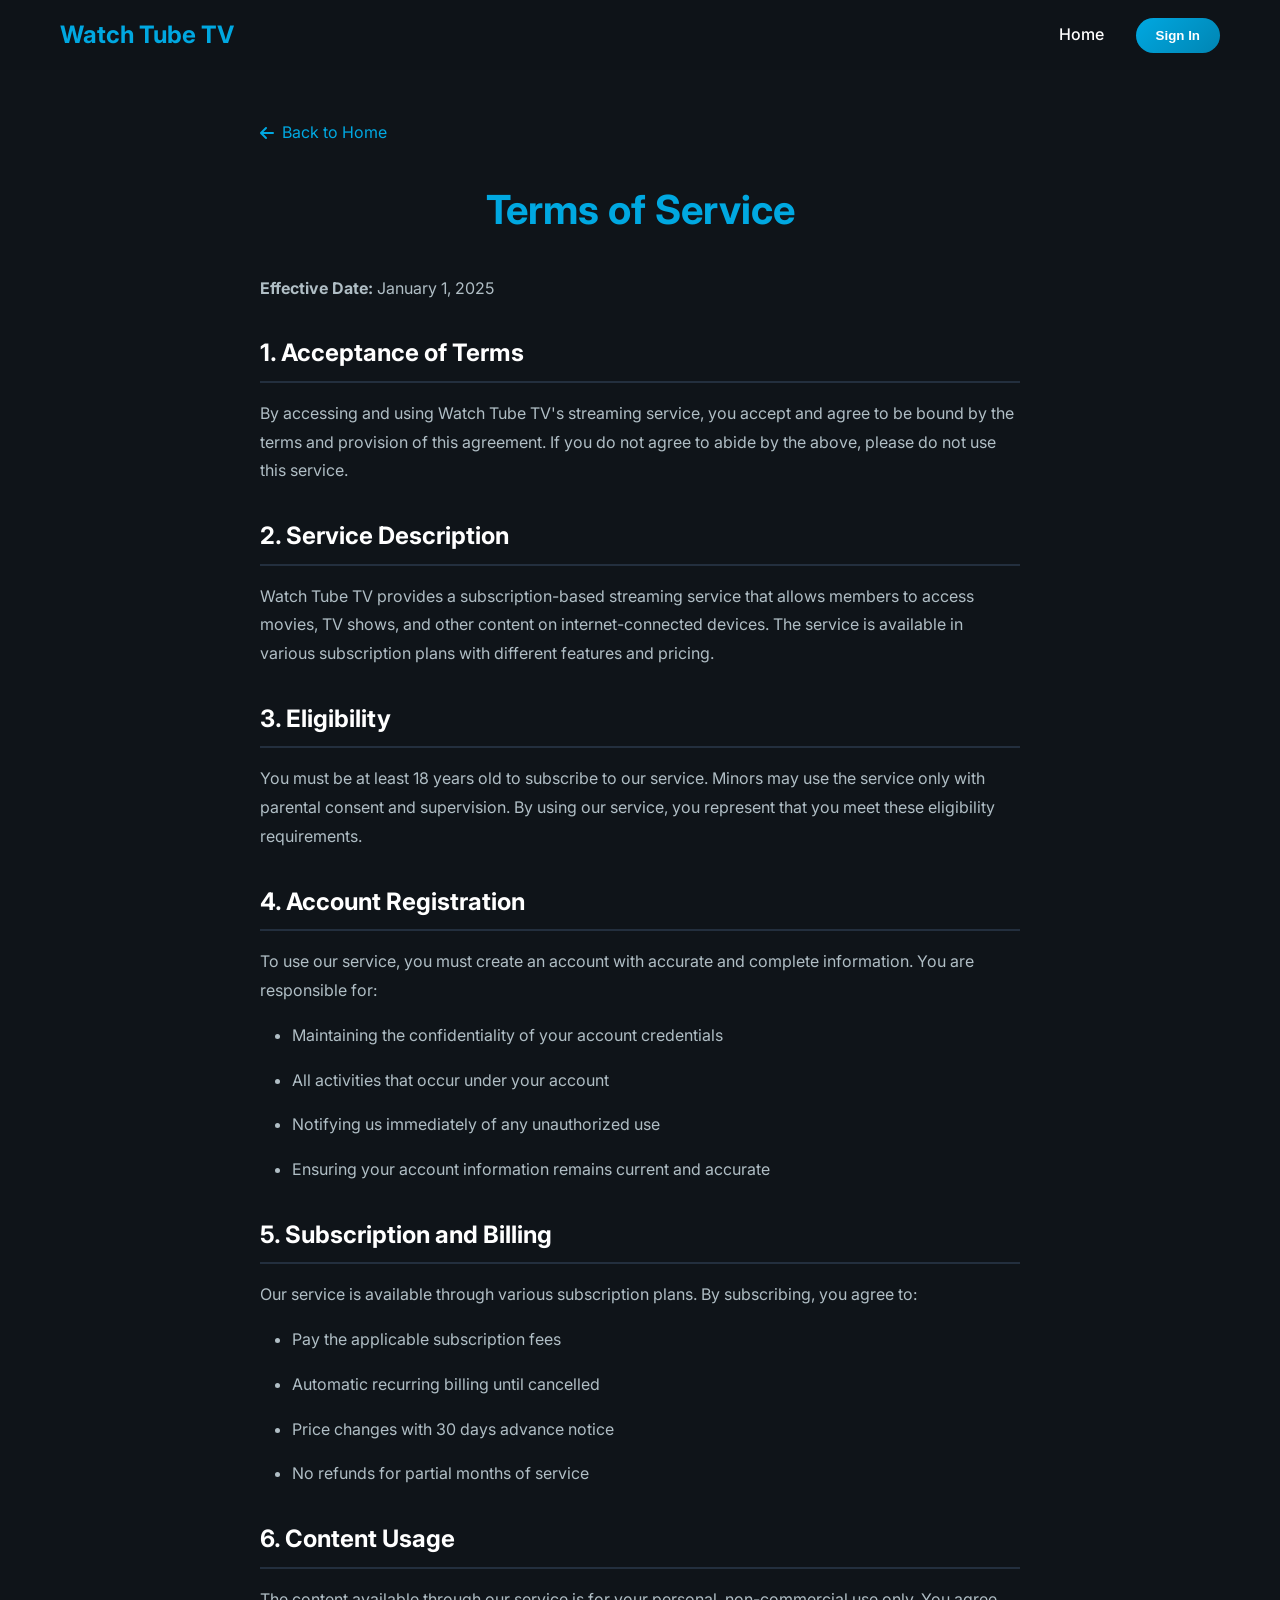
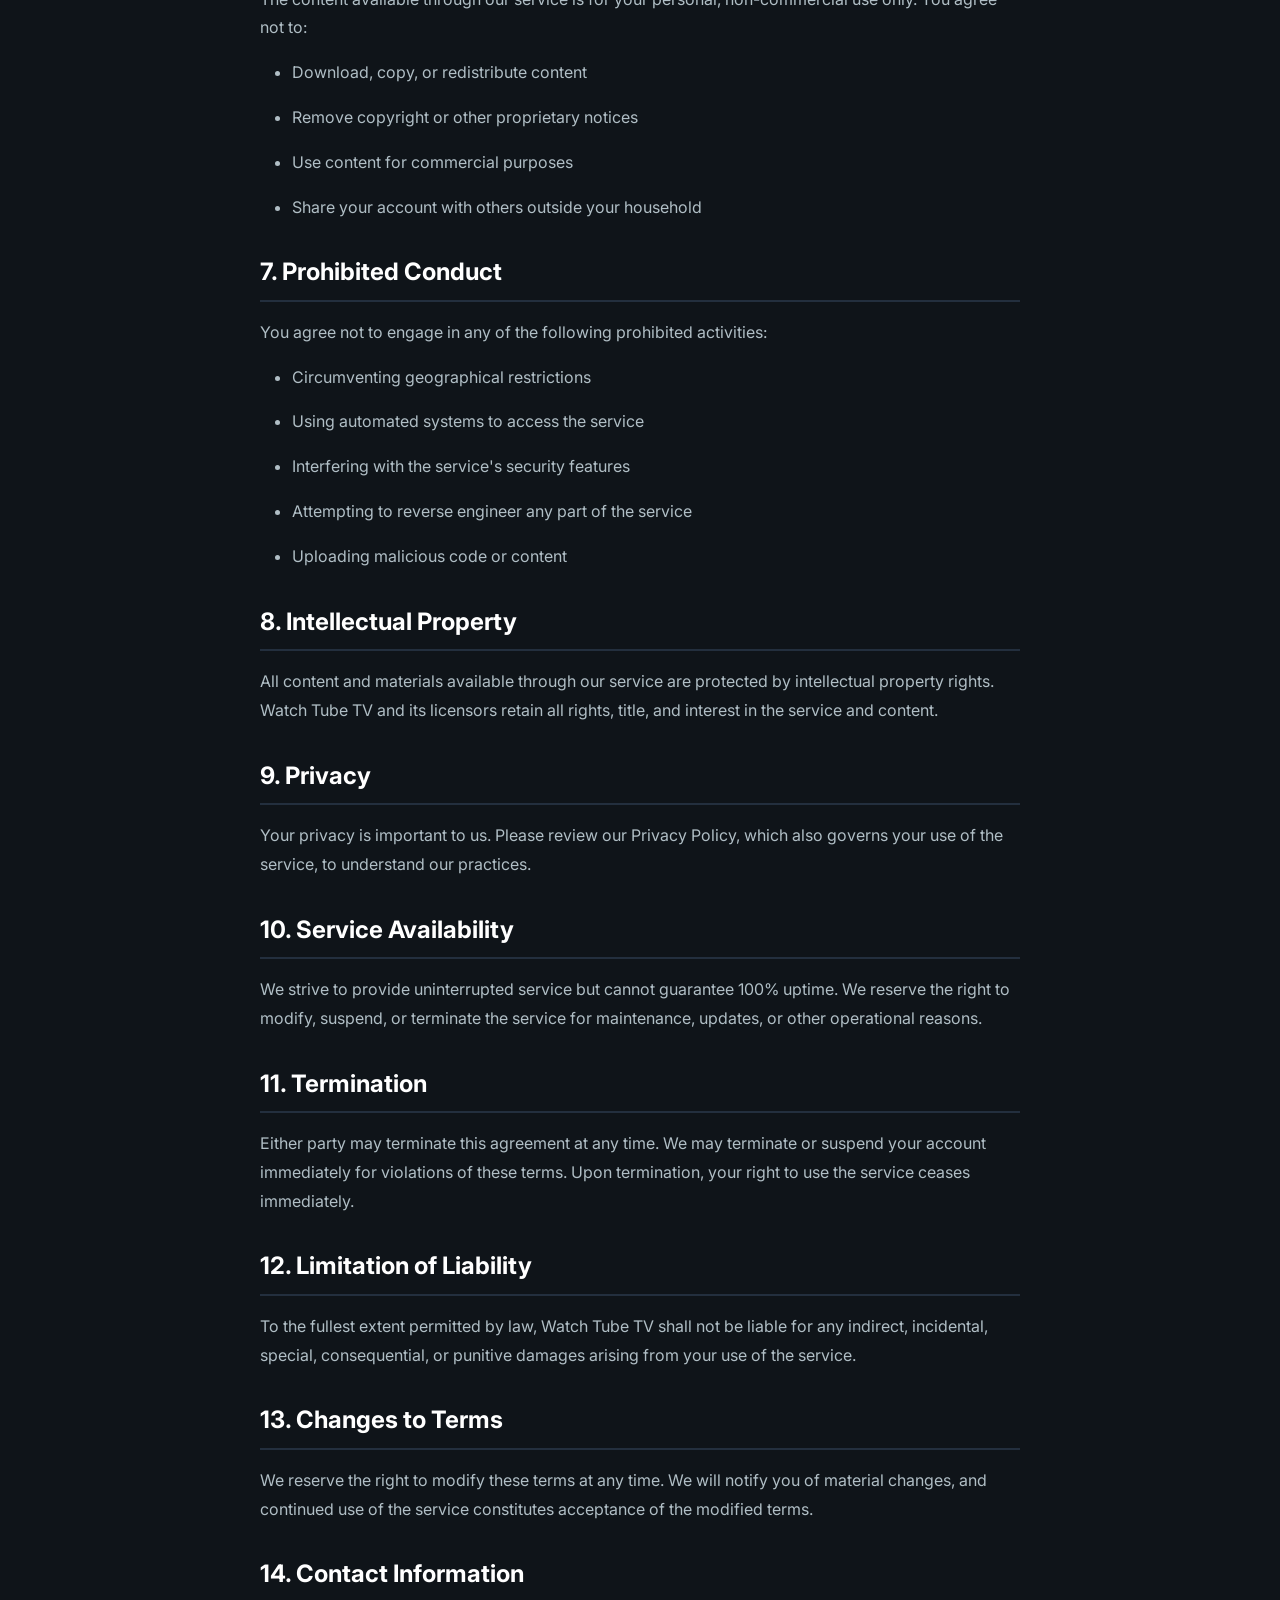
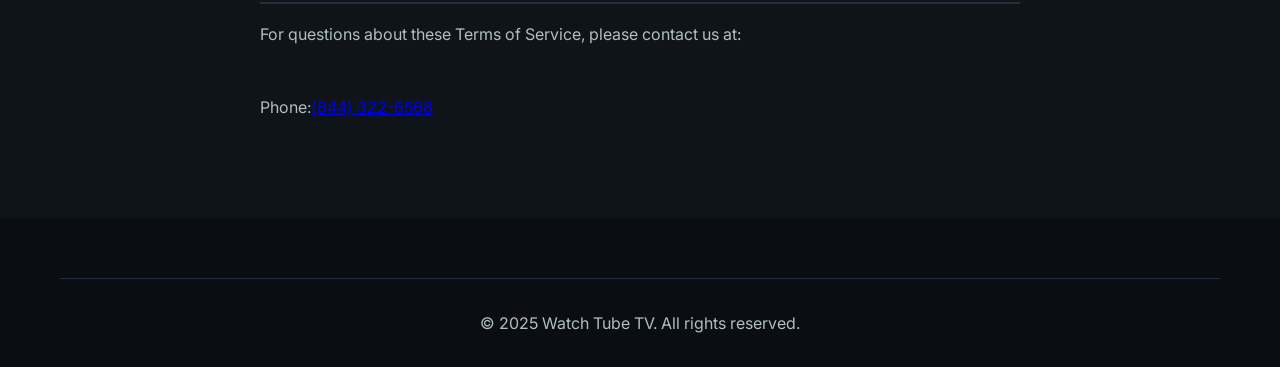
<file: terms.html>
<!DOCTYPE html>
<html lang="en">
<head>
    <meta charset="UTF-8">
    <meta name="viewport" content="width=device-width, initial-scale=1.0">
    <title>Terms of Service - Watch Tube TV</title>
    <link rel="stylesheet" href="styles.css">
    <link href="https://fonts.googleapis.com/css2?family=Inter:wght@300;400;500;600;700&display=swap" rel="stylesheet">
    <style>
        .legal-page {
            padding: 120px 0 80px;
            background: #0F1419;
            min-height: 100vh;
        }
        .legal-content {
            max-width: 800px;
            margin: 0 auto;
            padding: 0 20px;
        }
        .legal-content h1 {
            color: #00A8E1;
            font-size: 2.5rem;
            margin-bottom: 2rem;
            text-align: center;
        }
        .legal-content h2 {
            color: #ffffff;
            font-size: 1.5rem;
            margin: 2rem 0 1rem;
            border-bottom: 2px solid #232F3E;
            padding-bottom: 0.5rem;
        }
        .legal-content p, .legal-content li {
            color: #B0BEC5;
            line-height: 1.8;
            margin-bottom: 1rem;
        }
        .legal-content ul {
            padding-left: 2rem;
        }
        .back-link {
            display: inline-flex;
            align-items: center;
            color: #00A8E1;
            text-decoration: none;
            margin-bottom: 2rem;
            transition: color 0.3s ease;
        }
        .back-link:hover {
            color: #0085B3;
        }
        .back-link i {
            margin-right: 0.5rem;
        }
    </style>
    <link rel="stylesheet" href="https://cdnjs.cloudflare.com/ajax/libs/font-awesome/6.0.0/css/all.min.css">
</head>
<body>
    <nav class="navbar">
        <div class="nav-container">
            <div class="nav-logo">
                <h2>Watch Tube TV</h2>
            </div>
            <div class="nav-menu">
                <a href="index.html" class="nav-link">Home</a>
                <button class="nav-btn">Sign In</button>
            </div>
        </div>
    </nav>

    <section class="legal-page">
        <div class="legal-content">
            <a href="index.html" class="back-link">
                <i class="fas fa-arrow-left"></i>
                Back to Home
            </a>
            
            <h1>Terms of Service</h1>
            
            <p><strong>Effective Date:</strong> January 1, 2025</p>
            
            <h2>1. Acceptance of Terms</h2>
            <p>By accessing and using Watch Tube TV's streaming service, you accept and agree to be bound by the terms and provision of this agreement. If you do not agree to abide by the above, please do not use this service.</p>
            
            <h2>2. Service Description</h2>
            <p>Watch Tube TV provides a subscription-based streaming service that allows members to access movies, TV shows, and other content on internet-connected devices. The service is available in various subscription plans with different features and pricing.</p>
            
            <h2>3. Eligibility</h2>
            <p>You must be at least 18 years old to subscribe to our service. Minors may use the service only with parental consent and supervision. By using our service, you represent that you meet these eligibility requirements.</p>
            
            <h2>4. Account Registration</h2>
            <p>To use our service, you must create an account with accurate and complete information. You are responsible for:</p>
            <ul>
                <li>Maintaining the confidentiality of your account credentials</li>
                <li>All activities that occur under your account</li>
                <li>Notifying us immediately of any unauthorized use</li>
                <li>Ensuring your account information remains current and accurate</li>
            </ul>
            
            <h2>5. Subscription and Billing</h2>
            <p>Our service is available through various subscription plans. By subscribing, you agree to:</p>
            <ul>
                <li>Pay the applicable subscription fees</li>
                <li>Automatic recurring billing until cancelled</li>
                <li>Price changes with 30 days advance notice</li>
                <li>No refunds for partial months of service</li>
            </ul>
            
            <h2>6. Content Usage</h2>
            <p>The content available through our service is for your personal, non-commercial use only. You agree not to:</p>
            <ul>
                <li>Download, copy, or redistribute content</li>
                <li>Remove copyright or other proprietary notices</li>
                <li>Use content for commercial purposes</li>
                <li>Share your account with others outside your household</li>
            </ul>
            
            <h2>7. Prohibited Conduct</h2>
            <p>You agree not to engage in any of the following prohibited activities:</p>
            <ul>
                <li>Circumventing geographical restrictions</li>
                <li>Using automated systems to access the service</li>
                <li>Interfering with the service's security features</li>
                <li>Attempting to reverse engineer any part of the service</li>
                <li>Uploading malicious code or content</li>
            </ul>
            
            <h2>8. Intellectual Property</h2>
            <p>All content and materials available through our service are protected by intellectual property rights. Watch Tube TV and its licensors retain all rights, title, and interest in the service and content.</p>
            
            <h2>9. Privacy</h2>
            <p>Your privacy is important to us. Please review our Privacy Policy, which also governs your use of the service, to understand our practices.</p>
            
            <h2>10. Service Availability</h2>
            <p>We strive to provide uninterrupted service but cannot guarantee 100% uptime. We reserve the right to modify, suspend, or terminate the service for maintenance, updates, or other operational reasons.</p>
            
            <h2>11. Termination</h2>
            <p>Either party may terminate this agreement at any time. We may terminate or suspend your account immediately for violations of these terms. Upon termination, your right to use the service ceases immediately.</p>
            
            <h2>12. Limitation of Liability</h2>
            <p>To the fullest extent permitted by law, Watch Tube TV shall not be liable for any indirect, incidental, special, consequential, or punitive damages arising from your use of the service.</p>
            
            <h2>13. Changes to Terms</h2>
            <p>We reserve the right to modify these terms at any time. We will notify you of material changes, and continued use of the service constitutes acceptance of the modified terms.</p>
            
            <h2>14. Contact Information</h2>
            <p>For questions about these Terms of Service, please contact us at:</p>
            <p>
             <br>
                Phone:<a href="tel:+18443226568">(844) 322-6568</a></li>
            </p>
        </div>
    </section>

    <footer class="footer">
        <div class="container">
            <div class="footer-bottom">
                <p>&copy; 2025 Watch Tube TV. All rights reserved.</p>
            </div>
        </div>
    </footer>
</body>
</html>
</file>
<file: styles.css>
/* Reset and Base Styles */
* {
    margin: 0;
    padding: 0;
    box-sizing: border-box;
}

html {
    scroll-behavior: smooth;
}

body {
    font-family: 'Inter', -apple-system, BlinkMacSystemFont, 'Segoe UI', Roboto, sans-serif;
    line-height: 1.6;
    color: #ffffff;
    background-color: #0F1419;
}

.container {
    max-width: 1200px;
    margin: 0 auto;
    padding: 0 20px;
}

/* Navigation */
.navbar {
    position: fixed;
    top: 0;
    width: 100%;
    background: rgba(15, 20, 25, 0.95);
    backdrop-filter: blur(10px);
    z-index: 1000;
    transition: all 0.3s ease;
}

.nav-container {
    max-width: 1200px;
    margin: 0 auto;
    padding: 0 20px;
    display: flex;
    justify-content: space-between;
    align-items: center;
    height: 70px;
}

.nav-logo h2 {
    color: #00A8E1;
    font-weight: 700;
    font-size: 1.5rem;
}

.nav-menu {
    display: flex;
    align-items: center;
    gap: 2rem;
}

.nav-link {
    color: #ffffff;
    text-decoration: none;
    font-weight: 500;
    transition: color 0.3s ease;
}

.nav-link:hover {
    color: #00A8E1;
}

.nav-btn {
    background: linear-gradient(135deg, #00A8E1, #0085B3);
    color: white;
    border: none;
    padding: 10px 20px;
    border-radius: 25px;
    font-weight: 600;
    cursor: pointer;
    transition: all 0.3s ease;
}

.nav-btn:hover {
    transform: translateY(-2px);
    box-shadow: 0 8px 20px rgba(0, 168, 225, 0.3);
}

.nav-phone-buttons {
    display: flex;
    gap: 0.5rem;
    align-items: center;
}

.nav-btn-secondary {
    background: linear-gradient(135deg, #4CAF50, #45a049);
    font-size: 0.85rem;
    padding: 8px 15px;
}

.nav-btn-secondary:hover {
    transform: translateY(-2px);
    box-shadow: 0 8px 20px rgba(76, 175, 80, 0.3);
}

@media (max-width: 768px) {
    .nav-phone-buttons {
        flex-direction: column;
        gap: 0.3rem;
    }
    
    .nav-btn,
    .nav-btn-secondary {
        font-size: 0.8rem;
        padding: 6px 12px;
    }
}

.nav-toggle {
    display: none;
    flex-direction: column;
    cursor: pointer;
}

.bar {
    width: 25px;
    height: 3px;
    background: #ffffff;
    margin: 3px 0;
    transition: 0.3s;
}

/* Hero Section */
.hero {
    position: relative;
    height: 100vh;
    display: flex;
    align-items: center;
    justify-content: center;
    overflow: hidden;
}

.hero-video {
    position: absolute;
    top: 0;
    left: 0;
    width: 100%;
    height: 100%;
    object-fit: cover;
    z-index: -2;
}

.hero-overlay {
    position: absolute;
    top: 0;
    left: 0;
    width: 100%;
    height: 100%;
    background: linear-gradient(
        135deg,
        rgba(15, 20, 25, 0.8) 0%,
        rgba(35, 47, 62, 0.7) 50%,
        rgba(0, 168, 225, 0.3) 100%
    );
    z-index: -1;
}

.hero-content {
    text-align: center;
    max-width: 800px;
    padding: 0 20px;
    animation: fadeInUp 1s ease-out;
}

.hero-title {
    font-size: 3.5rem;
    font-weight: 700;
    margin-bottom: 1rem;
    background: linear-gradient(135deg, #ffffff, #00A8E1);
    -webkit-background-clip: text;
    background-clip: text;
    -webkit-text-fill-color: transparent;
    line-height: 1.2;
}

.hero-subtitle {
    font-size: 1.25rem;
    margin-bottom: 2rem;
    color: #E1E5E9;
    font-weight: 400;
}

.hero-buttons {
    display: flex;
    gap: 1rem;
    justify-content: center;
    margin-bottom: 2rem;
    flex-wrap: wrap;
}

.btn {
    padding: 15px 30px;
    border-radius: 30px;
    font-weight: 600;
    text-decoration: none;
    border: none;
    cursor: pointer;
    transition: all 0.3s ease;
    font-size: 1rem;
    display: inline-flex;
    align-items: center;
    gap: 0.5rem;
}

.btn-primary {
    background: linear-gradient(135deg, #00A8E1, #0085B3);
    color: white;
}

.btn-primary:hover {
    transform: translateY(-3px);
    box-shadow: 0 12px 25px rgba(0, 168, 225, 0.4);
}

.btn-secondary {
    background: rgba(255, 255, 255, 0.1);
    color: white;
    border: 2px solid rgba(255, 255, 255, 0.3);
    backdrop-filter: blur(10px);
}

.btn-secondary:hover {
    background: rgba(255, 255, 255, 0.2);
    border-color: rgba(255, 255, 255, 0.5);
    transform: translateY(-3px);
}

.btn-outline {
    background: transparent;
    color: #00A8E1;
    border: 2px solid #00A8E1;
}

.btn-outline:hover {
    background: #00A8E1;
    color: white;
    transform: translateY(-2px);
}

.hero-features {
    display: flex;
    justify-content: center;
    gap: 2rem;
    flex-wrap: wrap;
}

.feature-item {
    display: flex;
    align-items: center;
    gap: 0.5rem;
    color: #E1E5E9;
}

.feature-item i {
    color: #00A8E1;
    font-size: 1.1rem;
}

/* Section Headers */
.section-header {
    text-align: center;
    margin-bottom: 4rem;
}

.section-header h2 {
    font-size: 2.5rem;
    font-weight: 700;
    margin-bottom: 1rem;
    color: #ffffff;
}

.section-header p {
    font-size: 1.1rem;
    color: #B0BEC5;
    max-width: 600px;
    margin: 0 auto;
}

/* Services Section */
.services {
    padding: 100px 0;
    background: #1A1F29;
}

.services-grid {
    display: grid;
    grid-template-columns: repeat(auto-fit, minmax(350px, 1fr));
    gap: 2rem;
}

.service-card {
    background: linear-gradient(135deg, #232F3E, #2A3441);
    padding: 2.5rem;
    border-radius: 20px;
    text-align: center;
    transition: all 0.3s ease;
    border: 1px solid rgba(0, 168, 225, 0.1);
}

.service-card:hover {
    transform: translateY(-10px);
    box-shadow: 0 20px 40px rgba(0, 168, 225, 0.2);
    border-color: rgba(0, 168, 225, 0.3);
}

.service-icon {
    width: 80px;
    height: 80px;
    background: linear-gradient(135deg, #00A8E1, #0085B3);
    border-radius: 50%;
    display: flex;
    align-items: center;
    justify-content: center;
    margin: 0 auto 1.5rem;
}

.service-icon i {
    font-size: 2rem;
    color: white;
}

.service-card h3 {
    font-size: 1.5rem;
    font-weight: 600;
    margin-bottom: 1rem;
    color: #ffffff;
}

.service-card p {
    color: #B0BEC5;
    line-height: 1.6;
}

/* Plans Section */
.plans {
    padding: 100px 0;
    background: #0F1419;
}

.plans-grid {
    display: grid;
    grid-template-columns: repeat(auto-fit, minmax(300px, 1fr));
    gap: 2rem;
    max-width: 1000px;
    margin: 0 auto;
}

.plan-card {
    background: linear-gradient(135deg, #232F3E, #2A3441);
    padding: 2.5rem;
    border-radius: 20px;
    text-align: center;
    position: relative;
    transition: all 0.3s ease;
    border: 1px solid rgba(0, 168, 225, 0.1);
}

.plan-card.popular {
    border-color: #00A8E1;
    transform: scale(1.05);
}

.plan-card:hover {
    transform: translateY(-10px);
    box-shadow: 0 20px 40px rgba(0, 168, 225, 0.2);
}

.plan-card.popular:hover {
    transform: translateY(-10px) scale(1.05);
}

.plan-badge {
    position: absolute;
    top: -10px;
    left: 50%;
    transform: translateX(-50%);
    background: linear-gradient(135deg, #00A8E1, #0085B3);
    color: white;
    padding: 5px 20px;
    border-radius: 20px;
    font-size: 0.9rem;
    font-weight: 600;
}

.plan-header h3 {
    font-size: 1.5rem;
    font-weight: 600;
    margin-bottom: 1rem;
    color: #ffffff;
}

.plan-price {
    margin-bottom: 2rem;
}

.currency {
    font-size: 1.2rem;
    color: #B0BEC5;
    vertical-align: top;
}

.amount {
    font-size: 3rem;
    font-weight: 700;
    color: #00A8E1;
}

.period {
    font-size: 1rem;
    color: #B0BEC5;
}

.plan-features {
    list-style: none;
    margin-bottom: 2rem;
    text-align: left;
}

.plan-features li {
    padding: 0.5rem 0;
    display: flex;
    align-items: center;
    gap: 0.5rem;
}

.plan-features .fa-check {
    color: #4CAF50;
}

.plan-features .fa-times {
    color: #F44336;
}

/* About Section */
.about {
    padding: 100px 0;
    background: #1A1F29;
}

.about-content {
    display: grid;
    grid-template-columns: 1fr 1fr;
    gap: 4rem;
    align-items: center;
}

.about-text h2 {
    font-size: 2.5rem;
    font-weight: 700;
    margin-bottom: 1.5rem;
    color: #ffffff;
}

.about-text p {
    margin-bottom: 1.5rem;
    color: #B0BEC5;
    font-size: 1.1rem;
    line-height: 1.7;
}

.about-stats {
    display: flex;
    gap: 2rem;
    margin-top: 2rem;
}

.stat-item {
    text-align: center;
}

.stat-item h3 {
    font-size: 2.5rem;
    font-weight: 700;
    color: #00A8E1;
    margin-bottom: 0.5rem;
}

.stat-item p {
    color: #B0BEC5;
    font-size: 0.9rem;
    margin: 0;
}

.about-image img {
    width: 100%;
    height: 400px;
    object-fit: cover;
    border-radius: 20px;
}

/* Featured Content Section */
.featured {
    padding: 100px 0;
    background: #0F1419;
}

.featured-grid {
    display: grid;
    grid-template-columns: repeat(auto-fit, minmax(280px, 1fr));
    gap: 2rem;
}

.featured-item {
    position: relative;
    border-radius: 15px;
    overflow: hidden;
    transition: transform 0.3s ease;
    cursor: pointer;
}

.featured-item:hover {
    transform: scale(1.05);
}

.featured-item img {
    width: 100%;
    height: 300px;
    object-fit: cover;
}

.featured-overlay {
    position: absolute;
    bottom: 0;
    left: 0;
    right: 0;
    background: linear-gradient(transparent, rgba(0, 0, 0, 0.9));
    padding: 2rem;
    transform: translateY(100%);
    transition: transform 0.3s ease;
}

.featured-item:hover .featured-overlay {
    transform: translateY(0);
}

.featured-overlay h3 {
    color: #ffffff;
    font-size: 1.25rem;
    margin-bottom: 0.5rem;
}

.featured-overlay p {
    color: #B0BEC5;
    margin-bottom: 1rem;
}

/* Devices Section */
.devices {
    padding: 100px 0;
    background: #1A1F29;
}

.devices-content {
    display: grid;
    grid-template-columns: 1fr 1fr;
    gap: 4rem;
    align-items: center;
}

.devices-image img {
    width: 100%;
    height: 400px;
    object-fit: cover;
    border-radius: 20px;
}

.devices-list {
    display: flex;
    flex-direction: column;
    gap: 2rem;
}

.device-item {
    display: flex;
    align-items: center;
    gap: 1.5rem;
    padding: 1.5rem;
    background: linear-gradient(135deg, #232F3E, #2A3441);
    border-radius: 15px;
    transition: transform 0.3s ease;
}

.device-item:hover {
    transform: translateX(10px);
}

.device-item i {
    font-size: 2.5rem;
    color: #00A8E1;
    min-width: 60px;
}

.device-item h3 {
    color: #ffffff;
    font-size: 1.25rem;
    margin-bottom: 0.5rem;
}

.device-item p {
    color: #B0BEC5;
    margin: 0;
}

/* Testimonials Section */
.testimonials {
    padding: 100px 0;
    background: #0F1419;
}

.testimonials-grid {
    display: grid;
    grid-template-columns: repeat(auto-fit, minmax(350px, 1fr));
    gap: 2rem;
}

.testimonial-card {
    background: linear-gradient(135deg, #232F3E, #2A3441);
    padding: 2rem;
    border-radius: 20px;
    border: 1px solid rgba(0, 168, 225, 0.1);
    transition: transform 0.3s ease;
}

.testimonial-card:hover {
    transform: translateY(-10px);
    border-color: rgba(0, 168, 225, 0.3);
}

.testimonial-content {
    margin-bottom: 1.5rem;
}

.stars {
    display: flex;
    gap: 0.25rem;
    margin-bottom: 1rem;
}

.stars i {
    color: #FFD700;
    font-size: 1.1rem;
}

.testimonial-content p {
    color: #B0BEC5;
    font-style: italic;
    line-height: 1.6;
}

.testimonial-author {
    display: flex;
    align-items: center;
    gap: 1rem;
}

.testimonial-author img {
    width: 50px;
    height: 50px;
    border-radius: 50%;
    object-fit: cover;
}

.testimonial-author h4 {
    color: #ffffff;
    font-size: 1rem;
    margin-bottom: 0.25rem;
}

.testimonial-author p {
    color: #00A8E1;
    font-size: 0.9rem;
    margin: 0;
}

/* Download Section */
.download {
    padding: 100px 0;
    background: #1A1F29;
}

.download-content {
    display: grid;
    grid-template-columns: 1fr 1fr;
    gap: 4rem;
    align-items: center;
}

.download-text h2 {
    font-size: 2.5rem;
    font-weight: 700;
    margin-bottom: 1.5rem;
    color: #ffffff;
}

.download-text p {
    color: #B0BEC5;
    font-size: 1.1rem;
    line-height: 1.7;
    margin-bottom: 2rem;
}

.download-buttons {
    display: flex;
    gap: 1rem;
    flex-wrap: wrap;
}

.download-btn {
    display: block;
    transition: transform 0.3s ease;
}

.download-btn:hover {
    transform: scale(1.05);
}

.download-btn img {
    height: 60px;
    width: auto;
    border-radius: 10px;
}

.download-image img {
    width: 100%;
    height: 400px;
    object-fit: cover;
    border-radius: 20px;
}

/* FAQ Section */
.faq {
    padding: 100px 0;
    background: #0F1419;
}

.faq-list {
    max-width: 800px;
    margin: 0 auto;
}

.faq-item {
    background: linear-gradient(135deg, #232F3E, #2A3441);
    margin-bottom: 1rem;
    border-radius: 15px;
    overflow: hidden;
    border: 1px solid rgba(0, 168, 225, 0.1);
}

.faq-question {
    padding: 1.5rem;
    display: flex;
    justify-content: space-between;
    align-items: center;
    cursor: pointer;
    transition: all 0.3s ease;
}

.faq-question:hover {
    background: rgba(0, 168, 225, 0.1);
}

.faq-question h3 {
    font-size: 1.1rem;
    font-weight: 600;
    color: #ffffff;
}

.faq-question i {
    color: #00A8E1;
    transition: transform 0.3s ease;
}

.faq-item.active .faq-question i {
    transform: rotate(45deg);
}

.faq-answer {
    padding: 0 1.5rem;
    max-height: 0;
    overflow: hidden;
    transition: all 0.3s ease;
}

.faq-item.active .faq-answer {
    padding: 0 1.5rem 1.5rem;
    max-height: 200px;
}

.faq-answer p {
    color: #B0BEC5;
    line-height: 1.6;
}

/* Footer */
.footer {
    background: #0A0E13;
    padding: 60px 0 30px;
}

.footer-content {
    display: grid;
    grid-template-columns: repeat(auto-fit, minmax(250px, 1fr));
    gap: 2rem;
    margin-bottom: 2rem;
}

.footer-section h3,
.footer-section h4 {
    color: #ffffff;
    margin-bottom: 1rem;
    font-weight: 600;
}

.footer-section h3 {
    color: #00A8E1;
    font-size: 1.5rem;
}

.footer-section p {
    color: #B0BEC5;
    margin-bottom: 1rem;
    line-height: 1.6;
}

.social-links {
    display: flex;
    gap: 1rem;
}

.social-links a {
    width: 40px;
    height: 40px;
    background: linear-gradient(135deg, #00A8E1, #0085B3);
    border-radius: 50%;
    display: flex;
    align-items: center;
    justify-content: center;
    color: white;
    text-decoration: none;
    transition: all 0.3s ease;
}

.social-links a:hover {
    transform: translateY(-3px);
    box-shadow: 0 8px 20px rgba(0, 168, 225, 0.3);
}

.footer-section ul {
    list-style: none;
}

.footer-section ul li {
    margin-bottom: 0.5rem;
}

.footer-section ul li a {
    color: #B0BEC5;
    text-decoration: none;
    transition: color 0.3s ease;
}

.footer-section ul li a:hover {
    color: #00A8E1;
}

.footer-bottom {
    border-top: 1px solid #232F3E;
    padding-top: 2rem;
    text-align: center;
}

.footer-bottom p {
    color: #B0BEC5;
    margin: 0;
}

/* Page Header */
.page-header {
    background: linear-gradient(135deg, #0F1419 0%, #232F3E 100%);
    padding: 140px 0 80px;
    text-align: center;
}

.page-header-content h1 {
    font-size: 3rem;
    font-weight: 700;
    margin-bottom: 1rem;
    background: linear-gradient(135deg, #ffffff, #00A8E1);
    -webkit-background-clip: text;
    background-clip: text;
    -webkit-text-fill-color: transparent;
}

.page-header-content p {
    font-size: 1.2rem;
    color: #E1E5E9;
    max-width: 600px;
    margin: 0 auto;
}

/* Active nav link */
.nav-link.active {
    color: #00A8E1;
    font-weight: 600;
}

/* Services Detailed */
.services-detailed {
    padding: 80px 0;
    background: #0F1419;
}

.services-grid {
    display: grid;
    grid-template-columns: repeat(auto-fit, minmax(350px, 1fr));
    gap: 2rem;
    margin-top: 3rem;
}

.service-card {
    background: linear-gradient(135deg, #1A2332 0%, #2A3441 100%);
    padding: 2rem;
    border-radius: 15px;
    border: 1px solid rgba(0, 168, 225, 0.1);
    transition: all 0.3s ease;
}

.service-card:hover {
    transform: translateY(-5px);
    border-color: rgba(0, 168, 225, 0.3);
    box-shadow: 0 15px 30px rgba(0, 168, 225, 0.1);
}

.service-icon {
    font-size: 3rem;
    color: #00A8E1;
    margin-bottom: 1.5rem;
}

.service-card h3 {
    font-size: 1.5rem;
    font-weight: 600;
    margin-bottom: 1rem;
    color: #ffffff;
}

.service-card p {
    color: #E1E5E9;
    margin-bottom: 1.5rem;
    line-height: 1.6;
}

.service-features {
    list-style: none;
}

.service-features li {
    display: flex;
    align-items: center;
    margin-bottom: 0.8rem;
    color: #E1E5E9;
}

.service-features i {
    color: #00A8E1;
    margin-right: 0.5rem;
    font-size: 0.9rem;
}

/* Service Stats */
.service-stats {
    padding: 80px 0;
    background: linear-gradient(135deg, #232F3E 0%, #1A2332 100%);
}

.stats-grid {
    display: grid;
    grid-template-columns: repeat(auto-fit, minmax(200px, 1fr));
    gap: 2rem;
    text-align: center;
}

.stat-item {
    padding: 1.5rem;
}

.stat-number {
    font-size: 3rem;
    font-weight: 700;
    color: #00A8E1;
    margin-bottom: 0.5rem;
}

.stat-label {
    font-size: 1.1rem;
    font-weight: 600;
    color: #ffffff;
    margin-bottom: 0.5rem;
}

/* CTA Section */
.cta-section {
    padding: 80px 0;
    background: linear-gradient(135deg, #00A8E1 0%, #0085B3 100%);
    text-align: center;
}

.cta-content h2 {
    font-size: 2.5rem;
    font-weight: 700;
    margin-bottom: 1rem;
    color: #ffffff;
}

.cta-content p {
    font-size: 1.2rem;
    margin-bottom: 2rem;
    color: rgba(255, 255, 255, 0.9);
}

.cta-buttons {
    display: flex;
    gap: 1rem;
    justify-content: center;
    flex-wrap: wrap;
}

/* Featured Content Styles */
.featured-hero {
    padding: 80px 0;
    background: #0F1419;
}

.featured-hero-content {
    display: grid;
    grid-template-columns: 1fr 1fr;
    gap: 3rem;
    align-items: center;
}

.featured-badge {
    background: linear-gradient(135deg, #00A8E1, #0085B3);
    color: white;
    padding: 0.5rem 1rem;
    border-radius: 20px;
    font-size: 0.9rem;
    font-weight: 600;
    display: inline-block;
    margin-bottom: 1rem;
}

.featured-hero-info h2 {
    font-size: 2.5rem;
    font-weight: 700;
    margin-bottom: 1rem;
    color: #ffffff;
}

.featured-meta {
    display: flex;
    gap: 1.5rem;
    margin: 1.5rem 0;
    flex-wrap: wrap;
}

.featured-meta span {
    color: #E1E5E9;
    font-size: 0.9rem;
}

.featured-meta i {
    color: #00A8E1;
    margin-right: 0.3rem;
}

.genre-tag {
    background: rgba(0, 168, 225, 0.2);
    color: #00A8E1;
    padding: 0.3rem 0.8rem;
    border-radius: 15px;
    font-size: 0.8rem !important;
}

.featured-actions {
    display: flex;
    gap: 1rem;
    margin-top: 2rem;
}

.featured-hero-image {
    position: relative;
    border-radius: 15px;
    overflow: hidden;
}

.featured-hero-image img {
    width: 100%;
    height: 400px;
    object-fit: cover;
}

.play-overlay {
    position: absolute;
    top: 50%;
    left: 50%;
    transform: translate(-50%, -50%);
    background: rgba(0, 168, 225, 0.9);
    width: 80px;
    height: 80px;
    border-radius: 50%;
    display: flex;
    align-items: center;
    justify-content: center;
    font-size: 1.5rem;
    color: white;
    cursor: pointer;
    transition: all 0.3s ease;
}

.play-overlay:hover {
    transform: translate(-50%, -50%) scale(1.1);
}

/* Content Categories */
.content-categories {
    padding: 80px 0;
    background: #0F1419;
}

.content-categories h2 {
    text-align: center;
    font-size: 2.5rem;
    margin-bottom: 2rem;
    color: #ffffff;
}

.category-tabs {
    display: flex;
    justify-content: center;
    gap: 1rem;
    margin-bottom: 3rem;
    flex-wrap: wrap;
}

.category-tab {
    background: rgba(255, 255, 255, 0.1);
    color: #E1E5E9;
    border: none;
    padding: 0.8rem 1.5rem;
    border-radius: 25px;
    cursor: pointer;
    transition: all 0.3s ease;
}

.category-tab.active,
.category-tab:hover {
    background: linear-gradient(135deg, #00A8E1, #0085B3);
    color: white;
}

.content-grid {
    display: grid;
    grid-template-columns: repeat(auto-fit, minmax(280px, 1fr));
    gap: 2rem;
}

.content-card {
    background: linear-gradient(135deg, #1A2332 0%, #2A3441 100%);
    border-radius: 15px;
    overflow: hidden;
    transition: all 0.3s ease;
}

.content-card:hover {
    transform: translateY(-5px);
    box-shadow: 0 15px 30px rgba(0, 0, 0, 0.3);
}

.content-image {
    position: relative;
    height: 200px;
    overflow: hidden;
}

.content-image img {
    width: 100%;
    height: 100%;
    object-fit: cover;
}

.content-overlay {
    position: absolute;
    top: 0;
    left: 0;
    right: 0;
    bottom: 0;
    background: linear-gradient(to bottom, transparent 0%, rgba(0, 0, 0, 0.7) 100%);
    display: flex;
    justify-content: space-between;
    align-items: flex-end;
    padding: 1rem;
    opacity: 0;
    transition: all 0.3s ease;
}

.content-card:hover .content-overlay {
    opacity: 1;
}

.content-rating {
    background: rgba(0, 0, 0, 0.8);
    color: #00A8E1;
    padding: 0.3rem 0.8rem;
    border-radius: 15px;
    font-size: 0.9rem;
}

.play-btn {
    background: rgba(0, 168, 225, 0.9);
    color: white;
    border: none;
    width: 50px;
    height: 50px;
    border-radius: 50%;
    cursor: pointer;
    transition: all 0.3s ease;
}

.play-btn:hover {
    transform: scale(1.1);
}

.content-info {
    padding: 1.5rem;
}

.content-info h3 {
    color: #ffffff;
    margin-bottom: 0.8rem;
    font-size: 1.2rem;
}

.content-info p {
    color: #E1E5E9;
    font-size: 0.9rem;
    margin-bottom: 1rem;
    line-height: 1.5;
}

.content-meta {
    display: flex;
    gap: 1rem;
    font-size: 0.8rem;
    color: #B0BEC5;
}

/* Watch Party */
.watch-party {
    padding: 80px 0;
    background: linear-gradient(135deg, #232F3E 0%, #1A2332 100%);
}

.watch-party-content {
    display: grid;
    grid-template-columns: 1fr 1fr;
    gap: 3rem;
    align-items: center;
}

.watch-party-info h2 {
    font-size: 2.5rem;
    font-weight: 700;
    margin-bottom: 1rem;
    color: #ffffff;
}

.watch-party-features {
    list-style: none;
    margin: 2rem 0;
}

.watch-party-features li {
    display: flex;
    align-items: center;
    margin-bottom: 1rem;
    color: #E1E5E9;
}

.watch-party-features i {
    color: #00A8E1;
    margin-right: 1rem;
    width: 20px;
}

.party-screens {
    display: flex;
    gap: 1rem;
    justify-content: center;
}

.screen {
    width: 120px;
    height: 80px;
    background: linear-gradient(135deg, #00A8E1, #0085B3);
    border-radius: 8px;
    display: flex;
    align-items: center;
    justify-content: center;
    color: white;
    font-size: 1.5rem;
    position: relative;
}

.screen-2 {
    transform: translateY(-20px);
}

.screen-3 {
    transform: translateY(10px);
}

/* About Page Styles */
.about-hero {
    padding: 80px 0;
    background: #0F1419;
}

.about-hero-content {
    display: grid;
    grid-template-columns: 1fr 1fr;
    gap: 3rem;
    align-items: center;
}

.about-hero-text h2 {
    font-size: 2.5rem;
    font-weight: 700;
    margin-bottom: 1.5rem;
    color: #ffffff;
}

.about-hero-text p {
    color: #E1E5E9;
    margin-bottom: 1.5rem;
    line-height: 1.6;
}

.about-hero-image img {
    width: 100%;
    border-radius: 15px;
}

/* Mission Vision Values */
.mission-vision {
    padding: 80px 0;
    background: linear-gradient(135deg, #232F3E 0%, #1A2332 100%);
}

.mvv-grid {
    display: grid;
    grid-template-columns: repeat(auto-fit, minmax(300px, 1fr));
    gap: 2rem;
}

.mvv-card {
    background: linear-gradient(135deg, #1A2332 0%, #2A3441 100%);
    padding: 2rem;
    border-radius: 15px;
    text-align: center;
    border: 1px solid rgba(0, 168, 225, 0.1);
}

.mvv-icon {
    font-size: 3rem;
    color: #00A8E1;
    margin-bottom: 1.5rem;
}

.mvv-card h3 {
    font-size: 1.5rem;
    margin-bottom: 1rem;
    color: #ffffff;
}

/* Company Stats */
.company-stats {
    padding: 80px 0;
    background: #0F1419;
    text-align: center;
}

.company-stats h2 {
    font-size: 2.5rem;
    margin-bottom: 3rem;
    color: #ffffff;
}

.stat-card {
    background: linear-gradient(135deg, #1A2332 0%, #2A3441 100%);
    padding: 2rem;
    border-radius: 15px;
    border: 1px solid rgba(0, 168, 225, 0.1);
}

.stat-description {
    color: #B0BEC5;
    font-size: 0.9rem;
}

/* Leadership Team */
.leadership-team {
    padding: 80px 0;
    background: linear-gradient(135deg, #232F3E 0%, #1A2332 100%);
}

.leadership-team h2 {
    text-align: center;
    font-size: 2.5rem;
    margin-bottom: 3rem;
    color: #ffffff;
}

.team-grid {
    display: grid;
    grid-template-columns: repeat(auto-fit, minmax(300px, 1fr));
    gap: 2rem;
}

.team-member {
    background: linear-gradient(135deg, #1A2332 0%, #2A3441 100%);
    padding: 2rem;
    border-radius: 15px;
    text-align: center;
    border: 1px solid rgba(0, 168, 225, 0.1);
}

.member-photo {
    width: 120px;
    height: 120px;
    margin: 0 auto 1.5rem;
    border-radius: 50%;
    overflow: hidden;
}

.member-photo img {
    width: 100%;
    height: 100%;
    object-fit: cover;
}

.member-info h3 {
    color: #ffffff;
    margin-bottom: 0.5rem;
}

.member-title {
    color: #00A8E1;
    font-weight: 600;
    margin-bottom: 1rem;
}

.member-bio {
    color: #E1E5E9;
    margin-bottom: 1.5rem;
    line-height: 1.6;
}

.member-social {
    display: flex;
    gap: 1rem;
    justify-content: center;
}

.member-social a {
    color: #B0BEC5;
    font-size: 1.2rem;
    transition: color 0.3s ease;
}

.member-social a:hover {
    color: #00A8E1;
}

/* Awards Section */
.awards-section {
    padding: 80px 0;
    background: #0F1419;
}

.awards-section h2 {
    text-align: center;
    font-size: 2.5rem;
    margin-bottom: 3rem;
    color: #ffffff;
}

.awards-grid {
    display: grid;
    grid-template-columns: repeat(auto-fit, minmax(250px, 1fr));
    gap: 2rem;
}

.award-item {
    background: linear-gradient(135deg, #1A2332 0%, #2A3441 100%);
    padding: 2rem;
    border-radius: 15px;
    text-align: center;
    border: 1px solid rgba(0, 168, 225, 0.1);
}

.award-icon {
    font-size: 3rem;
    color: #00A8E1;
    margin-bottom: 1rem;
}

.award-item h3 {
    color: #ffffff;
    margin-bottom: 0.5rem;
}

.award-item p {
    color: #B0BEC5;
}

/* Join Team */
.join-team {
    padding: 80px 0;
    background: linear-gradient(135deg, #232F3E 0%, #1A2332 100%);
}

.join-team-content {
    text-align: center;
}

.join-team-content h2 {
    font-size: 2.5rem;
    margin-bottom: 1rem;
    color: #ffffff;
}

.join-team-content p {
    font-size: 1.2rem;
    margin-bottom: 3rem;
    color: #E1E5E9;
    max-width: 600px;
    margin-left: auto;
    margin-right: auto;
}

.job-categories {
    display: grid;
    grid-template-columns: repeat(auto-fit, minmax(250px, 1fr));
    gap: 2rem;
    margin-bottom: 3rem;
}

.job-category {
    background: linear-gradient(135deg, #1A2332 0%, #2A3441 100%);
    padding: 2rem;
    border-radius: 15px;
    border: 1px solid rgba(0, 168, 225, 0.1);
}

.job-category h3 {
    color: #00A8E1;
    margin-bottom: 1rem;
}

.job-category ul {
    list-style: none;
}

.job-category li {
    color: #E1E5E9;
    margin-bottom: 0.5rem;
    padding-left: 1rem;
    position: relative;
}

.job-category li:before {
    content: '•';
    color: #00A8E1;
    position: absolute;
    left: 0;
}

/* Contact Page Styles */
.contact-methods {
    padding: 80px 0;
    background: #0F1419;
}

.contact-grid {
    display: grid;
    grid-template-columns: repeat(auto-fit, minmax(300px, 1fr));
    gap: 2rem;
}

.contact-card {
    background: linear-gradient(135deg, #1A2332 0%, #2A3441 100%);
    padding: 2rem;
    border-radius: 15px;
    text-align: center;
    border: 1px solid rgba(0, 168, 225, 0.1);
    transition: all 0.3s ease;
}

.contact-card:hover {
    transform: translateY(-5px);
    border-color: rgba(0, 168, 225, 0.3);
}

.contact-icon {
    font-size: 3rem;
    color: #00A8E1;
    margin-bottom: 1.5rem;
}

.contact-card h3 {
    color: #ffffff;
    margin-bottom: 1rem;
}

.contact-card p {
    color: #E1E5E9;
    margin-bottom: 1.5rem;
}

.contact-link {
    color: #00A8E1;
    text-decoration: none;
    font-size: 1.1rem;
    display: block;
    margin-bottom: 0.8rem;
}

.contact-link:hover {
    color: #4FC3F7;
}

.contact-hours {
    color: #B0BEC5;
    font-size: 0.9rem;
    margin-top: 0.5rem;
}

/* Contact Form */
.contact-form-section {
    padding: 80px 0;
    background: linear-gradient(135deg, #232F3E 0%, #1A2332 100%);
}

.contact-form-container {
    display: grid;
    grid-template-columns: 1fr 1fr;
    gap: 3rem;
    align-items: start;
}

.contact-form-info h2 {
    font-size: 2.5rem;
    margin-bottom: 1rem;
    color: #ffffff;
}

.contact-form-info p {
    color: #E1E5E9;
    margin-bottom: 2rem;
    line-height: 1.6;
}

.contact-benefits {
    list-style: none;
}

.benefit-item {
    display: flex;
    align-items: center;
    margin-bottom: 1rem;
    color: #E1E5E9;
}

.benefit-item i {
    color: #00A8E1;
    margin-right: 1rem;
    width: 20px;
}

.contact-form {
    background: linear-gradient(135deg, #1A2332 0%, #2A3441 100%);
    padding: 2rem;
    border-radius: 15px;
    border: 1px solid rgba(0, 168, 225, 0.1);
}

.form-group {
    margin-bottom: 1.5rem;
}

.form-group label {
    display: block;
    margin-bottom: 0.5rem;
    color: #ffffff;
    font-weight: 500;
}

.form-group input,
.form-group select,
.form-group textarea {
    width: 100%;
    padding: 0.8rem;
    background: rgba(255, 255, 255, 0.1);
    border: 1px solid rgba(255, 255, 255, 0.2);
    border-radius: 8px;
    color: #ffffff;
    font-family: inherit;
}

.form-group input:focus,
.form-group select:focus,
.form-group textarea:focus {
    outline: none;
    border-color: #00A8E1;
    box-shadow: 0 0 0 2px rgba(0, 168, 225, 0.2);
}

.form-group textarea {
    resize: vertical;
    min-height: 120px;
}

.checkbox-group {
    display: flex;
    align-items: center;
}

.checkbox-label {
    display: flex !important;
    align-items: center;
    cursor: pointer;
    color: #E1E5E9 !important;
}

.checkbox-label input[type="checkbox"] {
    width: auto !important;
    margin-right: 0.5rem;
}

/* FAQ Section */
.contact-faq {
    padding: 80px 0;
    background: #0F1419;
}

.contact-faq h2 {
    text-align: center;
    font-size: 2.5rem;
    margin-bottom: 3rem;
    color: #ffffff;
}

.faq-grid {
    display: grid;
    grid-template-columns: repeat(auto-fit, minmax(350px, 1fr));
    gap: 1.5rem;
    margin-bottom: 3rem;
}

.faq-item {
    background: linear-gradient(135deg, #1A2332 0%, #2A3441 100%);
    padding: 1.5rem;
    border-radius: 15px;
    border: 1px solid rgba(0, 168, 225, 0.1);
}

.faq-item h3 {
    color: #00A8E1;
    margin-bottom: 0.8rem;
    font-size: 1.1rem;
}

.faq-item p {
    color: #E1E5E9;
    line-height: 1.6;
}

.faq-cta {
    text-align: center;
}

.faq-cta p {
    color: #E1E5E9;
    margin-bottom: 1rem;
}

/* Office Locations */
.office-locations {
    padding: 80px 0;
    background: linear-gradient(135deg, #232F3E 0%, #1A2332 100%);
}

.office-locations h2 {
    text-align: center;
    font-size: 2.5rem;
    margin-bottom: 3rem;
    color: #ffffff;
}

.offices-grid {
    display: grid;
    grid-template-columns: repeat(auto-fit, minmax(300px, 1fr));
    gap: 2rem;
}

.office-card {
    background: linear-gradient(135deg, #1A2332 0%, #2A3441 100%);
    padding: 2rem;
    border-radius: 15px;
    border: 1px solid rgba(0, 168, 225, 0.1);
}

.office-card h3 {
    color: #00A8E1;
    margin-bottom: 1rem;
}

.office-info p {
    color: #E1E5E9;
    margin-bottom: 0.8rem;
    line-height: 1.6;
}

.office-info i {
    color: #00A8E1;
    margin-right: 0.5rem;
}

/* Responsive Design */
@media (max-width: 768px) {
    .page-header-content h1 {
        font-size: 2rem;
    }
    
    .services-grid,
    .content-grid,
    .team-grid,
    .contact-grid {
        grid-template-columns: 1fr;
    }
    
    .featured-hero-content,
    .about-hero-content,
    .watch-party-content,
    .contact-form-container {
        grid-template-columns: 1fr;
        gap: 2rem;
    }
    
    .category-tabs {
        gap: 0.5rem;
    }
    
    .category-tab {
        padding: 0.6rem 1rem;
        font-size: 0.9rem;
    }
    
    .featured-actions,
    .cta-buttons {
        flex-direction: column;
        align-items: center;
    }
    
    .stats-grid {
        grid-template-columns: repeat(2, 1fr);
        gap: 1rem;
    }
    
    .job-categories {
        grid-template-columns: 1fr;
    }
}
@keyframes fadeInUp {
    from {
        opacity: 0;
        transform: translateY(30px);
    }
    to {
        opacity: 1;
        transform: translateY(0);
    }
}

/* Responsive Design */
@media (max-width: 1024px) {
    .hero-title {
        font-size: 3rem;
    }
    
    .about-content {
        grid-template-columns: 1fr;
        gap: 2rem;
    }
    
    .about-stats {
        justify-content: center;
    }
    
    .devices-content,
    .download-content {
        grid-template-columns: 1fr;
        gap: 2rem;
    }
    
    .services-grid {
        grid-template-columns: repeat(auto-fit, minmax(300px, 1fr));
    }
}

@media (max-width: 768px) {
    .nav-menu {
        position: fixed;
        left: -100%;
        top: 70px;
        flex-direction: column;
        background-color: rgba(15, 20, 25, 0.98);
        width: 100%;
        text-align: center;
        transition: 0.3s;
        padding: 2rem 0;
        backdrop-filter: blur(10px);
    }
    
    .nav-menu.active {
        left: 0;
    }
    
    .nav-toggle {
        display: flex;
    }
    
    .nav-toggle.active .bar:nth-child(2) {
        opacity: 0;
    }
    
    .nav-toggle.active .bar:nth-child(1) {
        transform: translateY(8px) rotate(45deg);
    }
    
    .nav-toggle.active .bar:nth-child(3) {
        transform: translateY(-8px) rotate(-45deg);
    }
    
    .hero-title {
        font-size: 2.5rem;
    }
    
    .hero-buttons {
        flex-direction: column;
        align-items: center;
    }
    
    .hero-features {
        flex-direction: column;
        gap: 1rem;
    }
    
    .section-header h2 {
        font-size: 2rem;
    }
    
    .services-grid {
        grid-template-columns: 1fr;
    }
    
    .featured-grid,
    .testimonials-grid {
        grid-template-columns: 1fr;
    }
    
    .plans-grid {
        grid-template-columns: 1fr;
    }
    
    .plan-card.popular {
        transform: none;
    }
    
    .plan-card.popular:hover {
        transform: translateY(-10px);
    }
    
    .about-stats {
        flex-direction: column;
        gap: 1rem;
    }
    
    .footer-content {
        grid-template-columns: 1fr;
        text-align: center;
    }
}

@media (max-width: 480px) {
    .container {
        padding: 0 15px;
    }
    
    .hero-title {
        font-size: 2rem;
    }
    
    .hero-subtitle {
        font-size: 1rem;
    }
    
    .service-card,
    .plan-card {
        padding: 1.5rem;
    }
    
    .section-header h2 {
        font-size: 1.75rem;
    }
}
</file>
